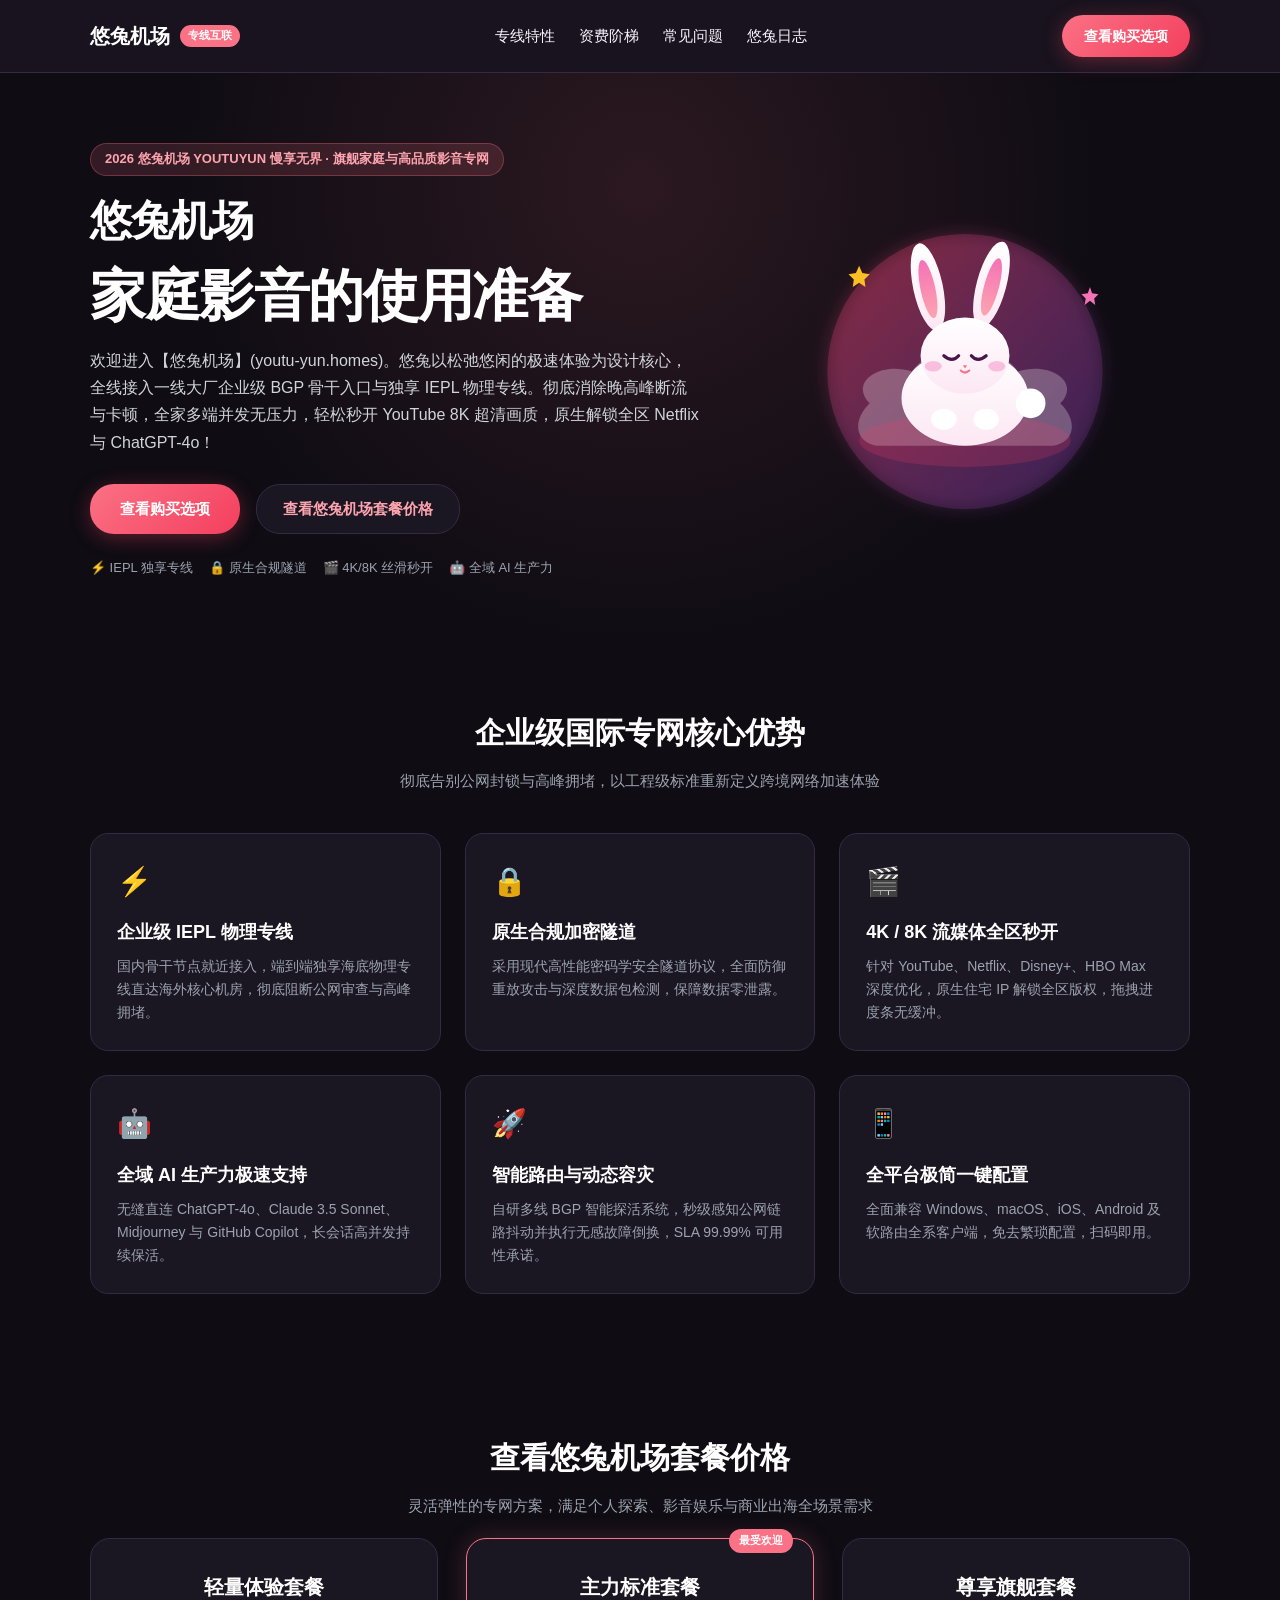
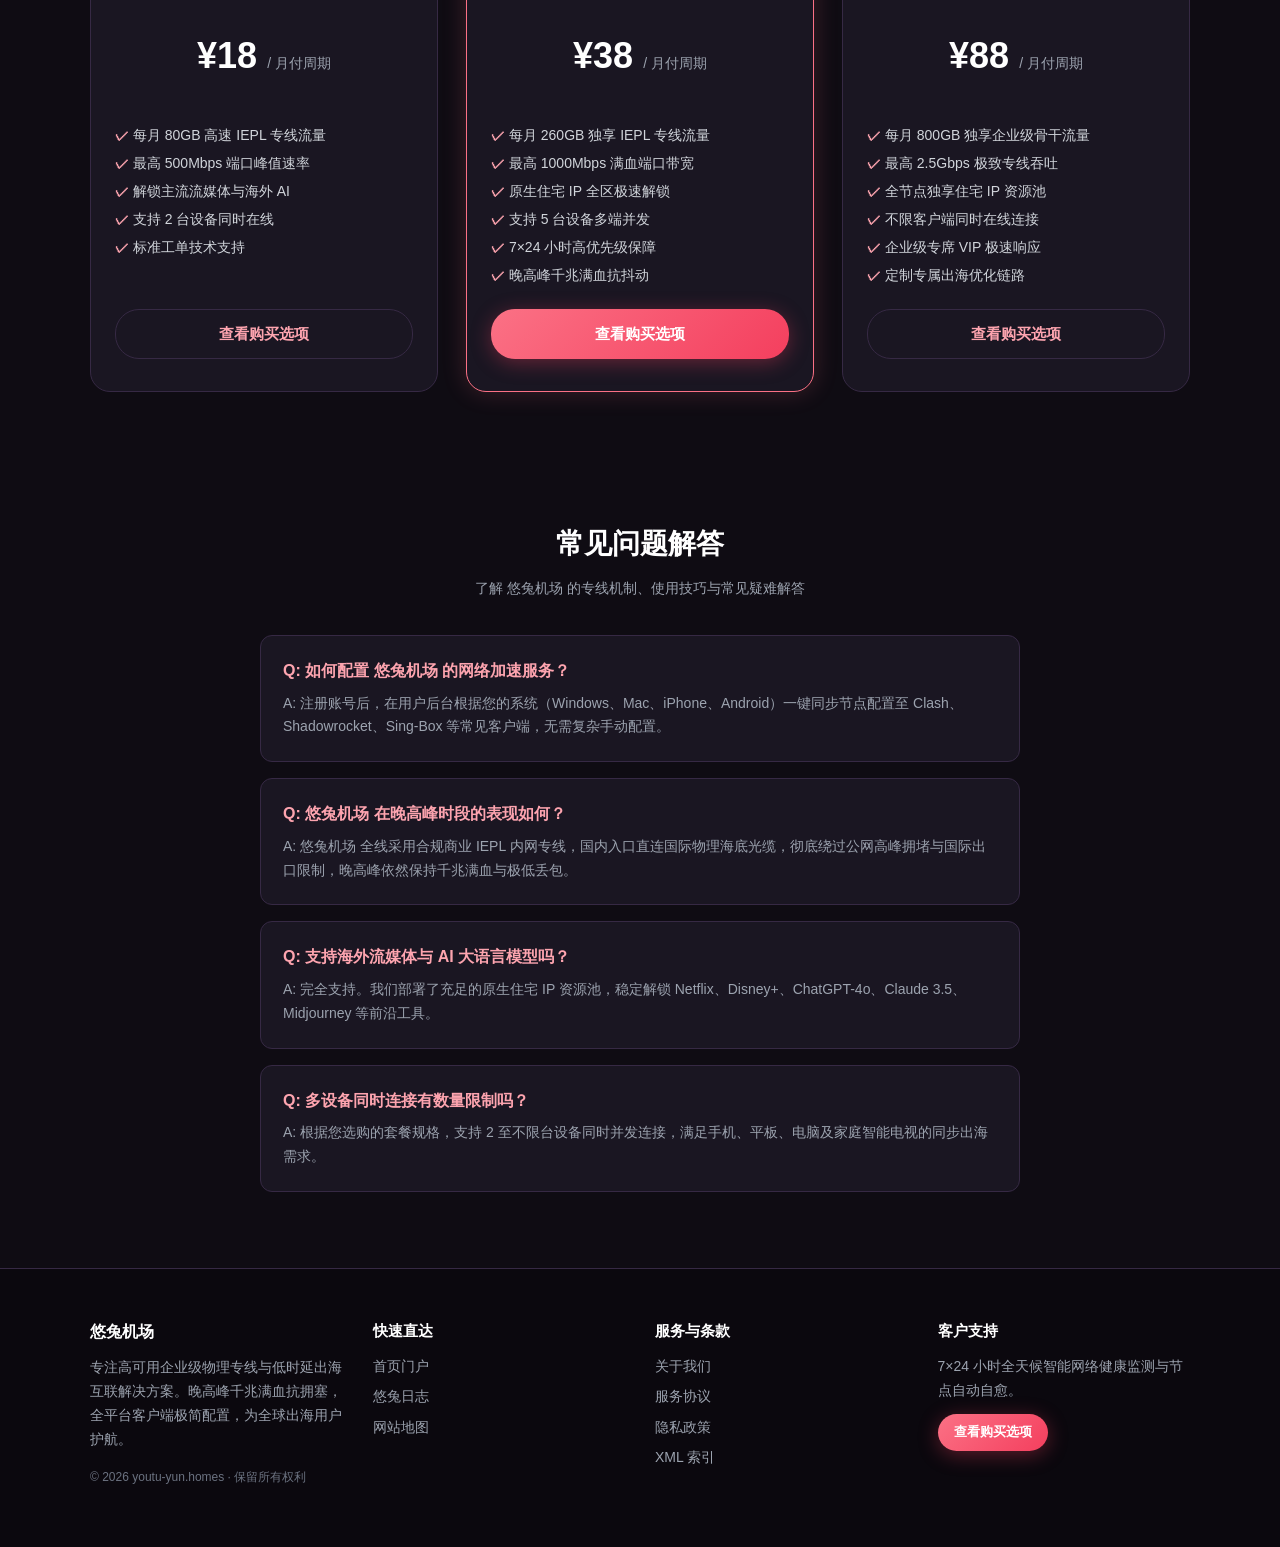
<file: index.html>
<!DOCTYPE html>
<html lang="zh-CN">
<head>
  <meta charset="UTF-8">
  <meta name="viewport" content="width=device-width, initial-scale=1">
  <title>悠兔机场｜家庭影音的使用准备</title>
  <meta name="description" content="围绕悠兔的家庭影音的使用准备整理实用资料。按自己的设备、使用场景与预算核对服务条件，再查看外部购买页面的具体商品和条款。">
  
  <meta property="og:type" content="website">
  <meta property="og:title" content="悠兔机场｜家庭影音的使用准备">
  <meta property="og:description" content="围绕悠兔的家庭影音的使用准备整理实用资料。按自己的设备、使用场景与预算核对服务条件，再查看外部购买页面的具体商品和条款。">
  <meta property="og:url" content="https://youtu-yun.homes/">
  <meta property="og:site_name" content="悠兔">
  <link rel="canonical" href="https://youtu-yun.homes/">
  <link rel="stylesheet" href="style.css">

<meta name="twitter:title" content="悠兔机场｜家庭影音的使用准备">
<meta name="twitter:description" content="围绕悠兔的家庭影音的使用准备整理实用资料。按自己的设备、使用场景与预算核对服务条件，再查看外部购买页面的具体商品和条款。">
<script id="landing-maintenance-schema" type="application/ld+json">{"@context": "https://schema.org", "@type": "WebSite", "name": "悠兔机场｜家庭影音的使用准备", "url": "https://youtu-yun.homes/", "inLanguage": "zh-CN"}</script>
<link rel="stylesheet" href="landing-maintenance.css">
</head>
<body>
  
  <nav class="navbar">
    <div class="container nav-inner">
      <a href="index.html" class="brand-logo">
        <span>悠兔机场</span>
        <span class="brand-badge">专线互联</span>
      </a>
      <ul class="nav-links">
        <li><a href="#features">专线特性</a></li>
        <li><a href="#pricing">资费阶梯</a></li>
        <li><a href="#faq">常见问题</a></li>
        <li><a href="rabbit-journal.html">悠兔日志</a></li>
      </ul>
      <a href="https://ww012.twilightaff.com/#/?code=A56DH1Af" class="btn-aff-cta" style="padding: 10px 22px; font-size: 14px;" target="_blank" rel="nofollow noopener sponsored">查看购买选项</a>
    </div>
  </nav>
    

  <!-- Hero Section -->
  <header class="hero-section">
    <div class="container">
      <div class="hero-grid">
        <div class="hero-content">
          <span class="hero-tag">2026 悠兔机场 YOUTUYUN 慢享无界 · 旗舰家庭与高品质影音专网</span>
          <h1 class="hero-title" data-landing-title="true"><span class="landing-brand">悠兔机场</span><span class="landing-focus">家庭影音的使用准备</span></h1>
          <p class="hero-desc">欢迎进入【悠兔机场】(youtu-yun.homes)。悠兔以松弛悠闲的极速体验为设计核心，全线接入一线大厂企业级 BGP 骨干入口与独享 IEPL 物理专线。彻底消除晚高峰断流与卡顿，全家多端并发无压力，轻松秒开 YouTube 8K 超清画质，原生解锁全区 Netflix 与 ChatGPT-4o！</p>
          <div class="hero-actions">
            <a href="https://ww012.twilightaff.com/#/?code=A56DH1Af" class="btn-aff-cta" target="_blank" rel="nofollow noopener sponsored">查看购买选项</a>
            <a href="#pricing" class="btn-tizi-dofollow">查看悠兔机场套餐价格</a>
          </div>
          <div style="font-size:13px; color:#9ca3af; display:flex; gap:16px; flex-wrap:wrap;">
            <span>⚡ IEPL 独享专线</span>
            <span>🔒 原生合规隧道</span>
            <span>🎬 4K/8K 丝滑秒开</span>
            <span>🤖 全域 AI 生产力</span>
          </div>
        </div>
        <div class="hero-motion-wrapper">
          
        <div class="motion-hero-box" style="width:100%; max-width:440px; height:360px; margin:0 auto; position:relative; display:flex; align-items:center; justify-content:center;">
          <svg viewBox="0 0 400 340" width="100%" height="100%" xmlns="http://www.w3.org/2000/svg">
            <defs>
              <linearGradient id="cloudGrad" x1="0%" y1="0%" x2="100%" y2="100%">
                <stop offset="0%" stop-color="#f43f5e" stop-opacity="0.3"/>
                <stop offset="100%" stop-color="#a855f7" stop-opacity="0.15"/>
              </linearGradient>
              <linearGradient id="bunnyFur" x1="0%" y1="0%" x2="0%" y2="100%">
                <stop offset="0%" stop-color="#ffffff"/>
                <stop offset="100%" stop-color="#fce7f3"/>
              </linearGradient>
              <linearGradient id="earPink" x1="0%" y1="0%" x2="0%" y2="100%">
                <stop offset="0%" stop-color="#f472b6"/>
                <stop offset="100%" stop-color="#fda4af"/>
              </linearGradient>
              <filter id="cozyGlow" x="-20%" y="-20%" width="140%" height="140%">
                <feGaussianBlur stdDeviation="8" result="blur"/>
                <feComposite in="SourceGraphic" in2="blur" operator="over"/>
              </filter>
            </defs>
            <style>
              @keyframes floatCloud { 0%, 100% { transform: translateY(0px); } 50% { transform: translateY(-10px); } }
              @keyframes earTwitch { 0%, 80%, 100% { transform: rotate(0deg); } 85% { transform: rotate(-5deg); } 90% { transform: rotate(5deg); } }
              @keyframes eyeBlink { 0%, 92%, 100% { transform: scaleY(1); } 96% { transform: scaleY(0.1); } }
              @keyframes starPulse { 0%, 100% { opacity: 0.3; transform: scale(0.8); } 50% { opacity: 1; transform: scale(1.2); } }
              .cloud-float { animation: floatCloud 5s ease-in-out infinite; }
              .ear-l { transform-origin: 160px 140px; animation: earTwitch 6s ease-in-out infinite; }
              .ear-r { transform-origin: 220px 140px; animation: earTwitch 6s ease-in-out infinite 0.3s; }
              .eyes { transform-origin: 200px 175px; animation: eyeBlink 4s infinite; }
              .star1 { animation: starPulse 3s infinite; }
              .star2 { animation: starPulse 4s infinite 1.5s; }
            </style>
            <!-- Ambient Glow -->
            <circle cx="200" cy="180" r="130" fill="url(#cloudGrad)" filter="url(#cozyGlow)"/>
            
            <!-- Floating Stars / Carrots -->
            <g class="star1" transform="translate(90, 80)">
              <polygon points="10,0 13,7 20,8 15,13 16,20 10,16 4,20 5,13 0,8 7,7" fill="#fbbf24"/>
            </g>
            <g class="star2" transform="translate(310, 100)">
              <polygon points="8,0 10,6 16,7 12,11 13,17 8,13 3,17 4,11 0,7 6,6" fill="#f472b6"/>
            </g>

            <!-- Chill Bunny & Cloud Group -->
            <g class="cloud-float">
              <!-- Fluffy Dream Cloud -->
              <path d="M120 250 C100 250, 90 230, 110 210 C90 190, 120 170, 150 180 C170 150, 230 150, 250 180 C280 170, 310 190, 290 210 C310 230, 300 250, 280 250 Z" fill="#ffffff" fill-opacity="0.25"/>
              <ellipse cx="200" cy="245" rx="100" ry="25" fill="#f43f5e" fill-opacity="0.2"/>

              <!-- Bunny Body (Lying down comfortably) -->
              <ellipse cx="200" cy="205" rx="60" ry="45" fill="url(#bunnyFur)"/>

              <!-- Bunny Left Ear -->
              <g class="ear-l">
                <ellipse cx="165" cy="100" rx="14" ry="42" fill="url(#bunnyFur)" transform="rotate(-12 165 100)"/>
                <ellipse cx="165" cy="102" rx="7" ry="28" fill="url(#earPink)" transform="rotate(-12 165 102)"/>
              </g>

              <!-- Bunny Right Ear -->
              <g class="ear-r">
                <ellipse cx="225" cy="98" rx="14" ry="42" fill="url(#bunnyFur)" transform="rotate(15 225 98)"/>
                <ellipse cx="225" cy="100" rx="7" ry="28" fill="url(#earPink)" transform="rotate(15 225 100)"/>
              </g>

              <!-- Bunny Head -->
              <ellipse cx="200" cy="165" rx="42" ry="36" fill="url(#bunnyFur)"/>

              <!-- Rosy Cheeks -->
              <ellipse cx="170" cy="175" rx="8" ry="5" fill="#f472b6" fill-opacity="0.4"/>
              <ellipse cx="230" cy="175" rx="8" ry="5" fill="#f472b6" fill-opacity="0.4"/>

              <!-- Eyes (Cute curved happy sleeping eyes) -->
              <g class="eyes">
                <path d="M180 165 Q188 172 194 165" stroke="#4a154b" stroke-width="3" stroke-linecap="round" fill="none"/>
                <path d="M206 165 Q212 172 220 165" stroke="#4a154b" stroke-width="3" stroke-linecap="round" fill="none"/>
              </g>

              <!-- Tiny Pink Nose & Smile -->
              <polygon points="198,174 202,174 200,177" fill="#fb7185"/>
              <path d="M196 179 Q200 183 204 179" stroke="#fb7185" stroke-width="2" stroke-linecap="round" fill="none"/>

              <!-- Fluffy Little Paws in front -->
              <ellipse cx="180" cy="225" rx="12" ry="10" fill="#ffffff"/>
              <ellipse cx="220" cy="225" rx="12" ry="10" fill="#ffffff"/>
              <!-- Fluffy Tail -->
              <circle cx="262" cy="210" r="14" fill="#ffffff"/>
            </g>
          </svg>
        </div>
        
        </div>
      </div>
    </div>
  </header>

  <!-- Features Section -->
  <section id="features" style="padding: 70px 0;">
    <div class="container">
      <div style="text-align:center; max-width:700px; margin:0 auto 40px;">
        <h2 style="font-size:30px; font-weight:800; margin-bottom:12px; color:#fff;">企业级国际专网核心优势</h2>
        <p style="color:#9ca3af; font-size:15px;">彻底告别公网封锁与高峰拥堵，以工程级标准重新定义跨境网络加速体验</p>
      </div>
      <div class="features-grid">
        
        <div class="feature-card">
          <span class="feature-icon">⚡</span>
          <h3 class="feature-title">企业级 IEPL 物理专线</h3>
          <p class="feature-desc">国内骨干节点就近接入，端到端独享海底物理专线直达海外核心机房，彻底阻断公网审查与高峰拥堵。</p>
        </div>
        
        <div class="feature-card">
          <span class="feature-icon">🔒</span>
          <h3 class="feature-title">原生合规加密隧道</h3>
          <p class="feature-desc">采用现代高性能密码学安全隧道协议，全面防御重放攻击与深度数据包检测，保障数据零泄露。</p>
        </div>
        
        <div class="feature-card">
          <span class="feature-icon">🎬</span>
          <h3 class="feature-title">4K / 8K 流媒体全区秒开</h3>
          <p class="feature-desc">针对 YouTube、Netflix、Disney+、HBO Max 深度优化，原生住宅 IP 解锁全区版权，拖拽进度条无缓冲。</p>
        </div>
        
        <div class="feature-card">
          <span class="feature-icon">🤖</span>
          <h3 class="feature-title">全域 AI 生产力极速支持</h3>
          <p class="feature-desc">无缝直连 ChatGPT-4o、Claude 3.5 Sonnet、Midjourney 与 GitHub Copilot，长会话高并发持续保活。</p>
        </div>
        
        <div class="feature-card">
          <span class="feature-icon">🚀</span>
          <h3 class="feature-title">智能路由与动态容灾</h3>
          <p class="feature-desc">自研多线 BGP 智能探活系统，秒级感知公网链路抖动并执行无感故障倒换，SLA 99.99% 可用性承诺。</p>
        </div>
        
        <div class="feature-card">
          <span class="feature-icon">📱</span>
          <h3 class="feature-title">全平台极简一键配置</h3>
          <p class="feature-desc">全面兼容 Windows、macOS、iOS、Android 及软路由全系客户端，免去繁琐配置，扫码即用。</p>
        </div>
        
      </div>
    </div>
  </section>

  <!-- Pricing Section -->
  <section id="pricing" class="pricing-section">
    <div class="container">
      <div style="text-align:center; max-width:700px; margin:0 auto 20px;">
        <h2 style="font-size:30px; font-weight:800; margin-bottom:12px; color:#fff;">查看悠兔机场套餐价格</h2>
        <p style="color:#9ca3af; font-size:15px;">灵活弹性的专网方案，满足个人探索、影音娱乐与商业出海全场景需求</p>
      </div>
      <div class="pricing-grid">
        
        <div class="price-card ">
          
          <h3 style="font-size:20px; color:#fff; margin-bottom:8px;">轻量体验套餐</h3>
          <div class="price-tag">¥18 <span>/ 月付周期</span></div>
          <ul class="price-features">
            <li>每月 80GB 高速 IEPL 专线流量</li><li>最高 500Mbps 端口峰值速率</li><li>解锁主流流媒体与海外 AI</li><li>支持 2 台设备同时在线</li><li>标准工单技术支持</li>
          </ul>
          <a href="https://ww012.twilightaff.com/#/?code=A56DH1Af" class="btn-tizi-dofollow" style="margin-top:auto;" target="_blank" rel="nofollow noopener sponsored">查看购买选项</a>
        </div>
        
        <div class="price-card featured">
          <span style="background:#fb7185; color:#fff; font-size:11px; padding:3px 10px; border-radius:12px; position:absolute; top:-10px; right:20px; font-weight:700;">最受欢迎</span>
          <h3 style="font-size:20px; color:#fff; margin-bottom:8px;">主力标准套餐</h3>
          <div class="price-tag">¥38 <span>/ 月付周期</span></div>
          <ul class="price-features">
            <li>每月 260GB 独享 IEPL 专线流量</li><li>最高 1000Mbps 满血端口带宽</li><li>原生住宅 IP 全区极速解锁</li><li>支持 5 台设备多端并发</li><li>7×24 小时高优先级保障</li><li>晚高峰千兆满血抗抖动</li>
          </ul>
          <a href="https://ww012.twilightaff.com/#/?code=A56DH1Af" class="btn-aff-cta" style="margin-top:auto;" target="_blank" rel="nofollow noopener sponsored">查看购买选项</a>
        </div>
        
        <div class="price-card ">
          
          <h3 style="font-size:20px; color:#fff; margin-bottom:8px;">尊享旗舰套餐</h3>
          <div class="price-tag">¥88 <span>/ 月付周期</span></div>
          <ul class="price-features">
            <li>每月 800GB 独享企业级骨干流量</li><li>最高 2.5Gbps 极致专线吞吐</li><li>全节点独享住宅 IP 资源池</li><li>不限客户端同时在线连接</li><li>企业级专席 VIP 极速响应</li><li>定制专属出海优化链路</li>
          </ul>
          <a href="https://ww012.twilightaff.com/#/?code=A56DH1Af" class="btn-tizi-dofollow" style="margin-top:auto;" target="_blank" rel="nofollow noopener sponsored">查看购买选项</a>
        </div>
        
      </div>
    </div>
  </section>

  <!-- Articles Preview Section -->
  

  <!-- FAQ Section -->
  <section id="faq" style="padding: 60px 0; background:#0f0c13;">
    <div class="container" style="max-width:800px;">
      <div style="text-align:center; margin-bottom:36px;">
        <h2 style="font-size:28px; font-weight:800; color:#fff; margin-bottom:10px;">常见问题解答</h2>
        <p style="color:#9ca3af; font-size:14px;">了解 悠兔机场 的专线机制、使用技巧与常见疑难解答</p>
      </div>
      
        <div style="background:#1a1622; border:1px solid #362944; border-radius:12px; padding:22px; margin-bottom:16px;">
          <h3 style="font-size:16px; color:#fda4af; margin-bottom:8px;">Q: 如何配置 悠兔机场 的网络加速服务？</h3>
          <p style="font-size:14px; color:#9ca3af; line-height:1.7;">A: 注册账号后，在用户后台根据您的系统（Windows、Mac、iPhone、Android）一键同步节点配置至 Clash、Shadowrocket、Sing-Box 等常见客户端，无需复杂手动配置。</p>
        </div>
        
        <div style="background:#1a1622; border:1px solid #362944; border-radius:12px; padding:22px; margin-bottom:16px;">
          <h3 style="font-size:16px; color:#fda4af; margin-bottom:8px;">Q: 悠兔机场 在晚高峰时段的表现如何？</h3>
          <p style="font-size:14px; color:#9ca3af; line-height:1.7;">A: 悠兔机场 全线采用合规商业 IEPL 内网专线，国内入口直连国际物理海底光缆，彻底绕过公网高峰拥堵与国际出口限制，晚高峰依然保持千兆满血与极低丢包。</p>
        </div>
        
        <div style="background:#1a1622; border:1px solid #362944; border-radius:12px; padding:22px; margin-bottom:16px;">
          <h3 style="font-size:16px; color:#fda4af; margin-bottom:8px;">Q: 支持海外流媒体与 AI 大语言模型吗？</h3>
          <p style="font-size:14px; color:#9ca3af; line-height:1.7;">A: 完全支持。我们部署了充足的原生住宅 IP 资源池，稳定解锁 Netflix、Disney+、ChatGPT-4o、Claude 3.5、Midjourney 等前沿工具。</p>
        </div>
        
        <div style="background:#1a1622; border:1px solid #362944; border-radius:12px; padding:22px; margin-bottom:16px;">
          <h3 style="font-size:16px; color:#fda4af; margin-bottom:8px;">Q: 多设备同时连接有数量限制吗？</h3>
          <p style="font-size:14px; color:#9ca3af; line-height:1.7;">A: 根据您选购的套餐规格，支持 2 至不限台设备同时并发连接，满足手机、平板、电脑及家庭智能电视的同步出海需求。</p>
        </div>
        
    </div>
  </section>

  
  <footer>
    <div class="container">
      <div class="footer-grid">
        <div>
          <h4 style="color:#fff; margin-bottom:12px; font-size:16px;">悠兔机场</h4>
          <p style="line-height:1.7; margin-bottom:16px;">
            专注高可用企业级物理专线与低时延出海互联解决方案。晚高峰千兆满血抗拥塞，全平台客户端极简配置，为全球出海用户护航。
          </p>
          <p style="font-size:12px; color:#6b7280;">© 2026 youtu-yun.homes · 保留所有权利</p>
        </div>
        <div>
          <h4 style="color:#fff; margin-bottom:12px; font-size:15px;">快速直达</h4>
          <ul class="footer-links">
            <li><a href="index.html">首页门户</a></li>
            <li><a href="rabbit-journal.html">悠兔日志</a></li>
            <li><a href="sitemap.html">网站地图</a></li>
          </ul>
        </div>
        <div>
          <h4 style="color:#fff; margin-bottom:12px; font-size:15px;">服务与条款</h4>
          <ul class="footer-links">
            <li><a href="about.html">关于我们</a></li>
            <li><a href="terms.html">服务协议</a></li>
            <li><a href="privacy.html">隐私政策</a></li>
            <li><a href="sitemap.xml">XML 索引</a></li>
          </ul>
        </div>
        <div>
          <h4 style="color:#fff; margin-bottom:12px; font-size:15px;">客户支持</h4>
          <p style="line-height:1.7; margin-bottom:12px;">7×24 小时全天候智能网络健康监测与节点自动自愈。</p>
          <a href="https://ww012.twilightaff.com/#/?code=A56DH1Af" class="btn-aff-cta" style="padding: 8px 16px; font-size: 13px;" target="_blank" rel="nofollow noopener sponsored">查看购买选项</a>
        </div>
      </div>
    </div>
  </footer>
    
</body>
</html>
</file>
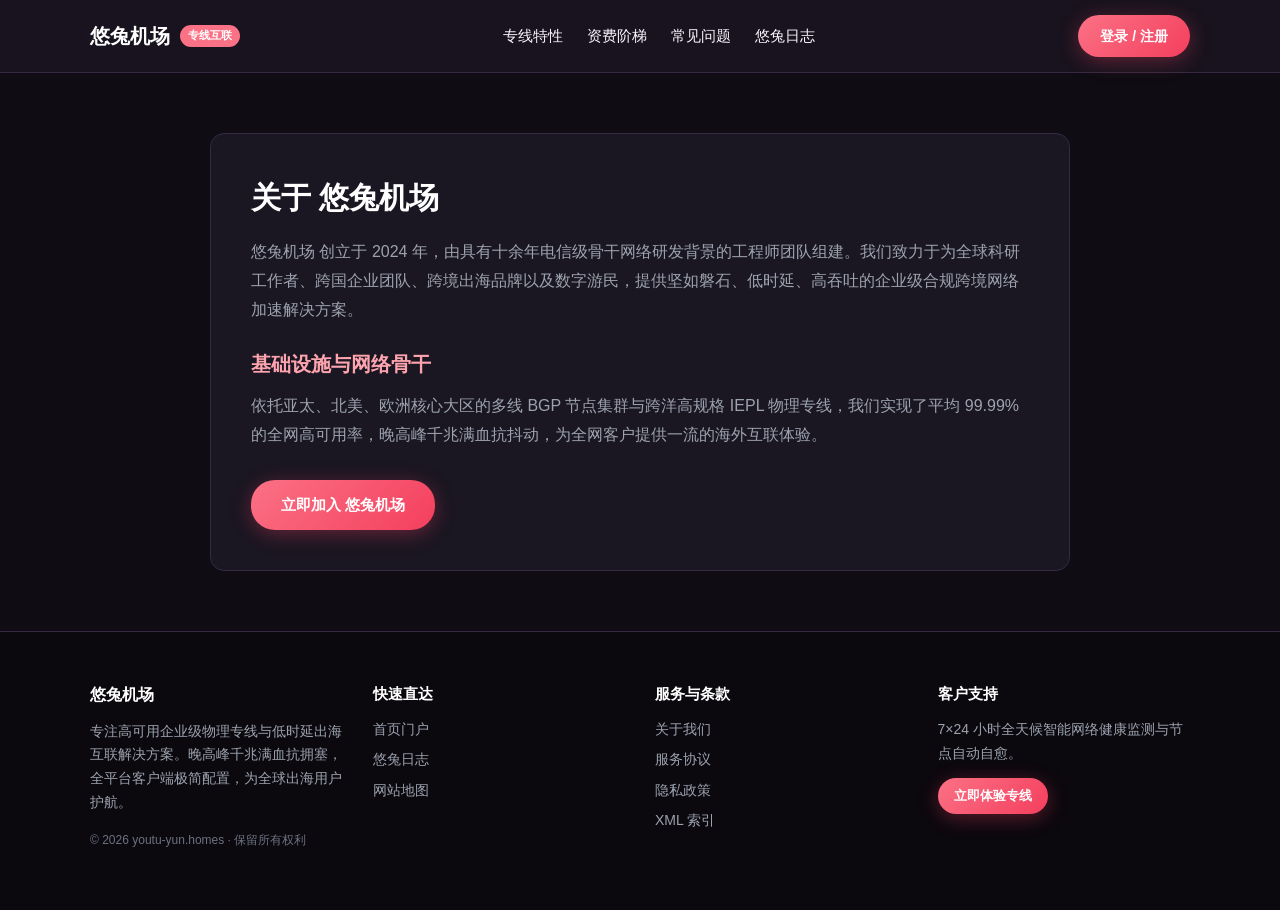
<file: about.html>
<!DOCTYPE html>
<html lang="zh-CN">
<head>
  <meta charset="UTF-8">
  <meta name="viewport" content="width=device-width, initial-scale=1">
  <title>关于悠兔机场 · 专注松弛感与极致稳定性的专线网络</title>
  <meta name="description" content="了解悠兔机场(youtu-yun.homes)品牌理念：以工程级高可靠物理专线为后盾，让全球跨境网络探索如兔子般灵动悠然。">
  <link rel="canonical" href="https://youtu-yun.homes/about.html">
  <link rel="stylesheet" href="style.css">

<meta property="og:url" content="https://youtu-yun.homes/about.html">
<meta property="og:title" content="关于悠兔机场 · 专注松弛感与极致稳定性的专线网络">
<meta property="og:description" content="了解悠兔机场(youtu-yun.homes)品牌理念：以工程级高可靠物理专线为后盾，让全球跨境网络探索如兔子般灵动悠然。">
<meta property="og:site_name" content="悠兔">
<meta property="og:type" content="article">
<meta name="twitter:title" content="关于悠兔机场 · 专注松弛感与极致稳定性的专线网络">
<meta name="twitter:description" content="了解悠兔机场(youtu-yun.homes)品牌理念：以工程级高可靠物理专线为后盾，让全球跨境网络探索如兔子般灵动悠然。">
<script id="landing-maintenance-schema" type="application/ld+json">{"@context": "https://schema.org", "@type": "BreadcrumbList", "itemListElement": [{"@type": "ListItem", "position": 1, "name": "悠兔机场", "item": "https://youtu-yun.homes/"}, {"@type": "ListItem", "position": 2, "name": "关于悠兔机场 · 专注松弛感与极致稳定性的专线网络", "item": "https://youtu-yun.homes/about.html"}]}</script>
</head>
<body>
  
  <nav class="navbar">
    <div class="container nav-inner">
      <a href="index.html" class="brand-logo">
        <span>悠兔机场</span>
        <span class="brand-badge">专线互联</span>
      </a>
      <ul class="nav-links">
        <li><a href="index.html#features">专线特性</a></li>
        <li><a href="index.html#pricing">资费阶梯</a></li>
        <li><a href="index.html#faq">常见问题</a></li>
        <li><a href="rabbit-journal.html">悠兔日志</a></li>
      </ul>
      <a href="https://ww012.twilightaff.com/#/?code=A56DH1Af" class="btn-aff-cta" style="padding: 10px 22px; font-size: 14px;" target="_blank" rel="nofollow noopener sponsored">登录 / 注册</a>
    </div>
  </nav>
    

  <main style="padding: 60px 0;">
    <div class="container" style="max-width: 860px; background:#1a1622; border:1px solid #362944; border-radius:14px; padding:40px;">
      
        <h1 style="font-size:30px; font-weight:800; color:#fff; margin-bottom:16px;">关于 悠兔机场</h1>
        <p style="color:#9ca3af; line-height:1.8; margin-bottom:20px;">
          悠兔机场 创立于 2024 年，由具有十余年电信级骨干网络研发背景的工程师团队组建。我们致力于为全球科研工作者、跨国企业团队、跨境出海品牌以及数字游民，提供坚如磐石、低时延、高吞吐的企业级合规跨境网络加速解决方案。
        </p>
        <h2 style="font-size:20px; color:#fda4af; margin:24px 0 12px;">基础设施与网络骨干</h2>
        <p style="color:#9ca3af; line-height:1.8;">
          依托亚太、北美、欧洲核心大区的多线 BGP 节点集群与跨洋高规格 IEPL 物理专线，我们实现了平均 99.99% 的全网高可用率，晚高峰千兆满血抗抖动，为全网客户提供一流的海外互联体验。
        </p>
        <div style="margin-top:30px;">
          <a href="https://ww012.twilightaff.com/#/?code=A56DH1Af" class="btn-aff-cta" target="_blank" rel="nofollow noopener sponsored">立即加入 悠兔机场</a>
        </div>
        
    </div>
  </main>

  
  <footer>
    <div class="container">
      <div class="footer-grid">
        <div>
          <h4 style="color:#fff; margin-bottom:12px; font-size:16px;">悠兔机场</h4>
          <p style="line-height:1.7; margin-bottom:16px;">
            专注高可用企业级物理专线与低时延出海互联解决方案。晚高峰千兆满血抗拥塞，全平台客户端极简配置，为全球出海用户护航。
          </p>
          <p style="font-size:12px; color:#6b7280;">© 2026 youtu-yun.homes · 保留所有权利</p>
        </div>
        <div>
          <h4 style="color:#fff; margin-bottom:12px; font-size:15px;">快速直达</h4>
          <ul class="footer-links">
            <li><a href="index.html">首页门户</a></li>
            <li><a href="rabbit-journal.html">悠兔日志</a></li>
            <li><a href="sitemap.html">网站地图</a></li>
          </ul>
        </div>
        <div>
          <h4 style="color:#fff; margin-bottom:12px; font-size:15px;">服务与条款</h4>
          <ul class="footer-links">
            <li><a href="about.html">关于我们</a></li>
            <li><a href="terms.html">服务协议</a></li>
            <li><a href="privacy.html">隐私政策</a></li>
            <li><a href="sitemap.xml">XML 索引</a></li>
          </ul>
        </div>
        <div>
          <h4 style="color:#fff; margin-bottom:12px; font-size:15px;">客户支持</h4>
          <p style="line-height:1.7; margin-bottom:12px;">7×24 小时全天候智能网络健康监测与节点自动自愈。</p>
          <a href="https://ww012.twilightaff.com/#/?code=A56DH1Af" class="btn-aff-cta" style="padding: 8px 16px; font-size: 13px;" target="_blank" rel="nofollow noopener sponsored">立即体验专线</a>
        </div>
      </div>
    </div>
  </footer>
    
</body>
</html>
</file>
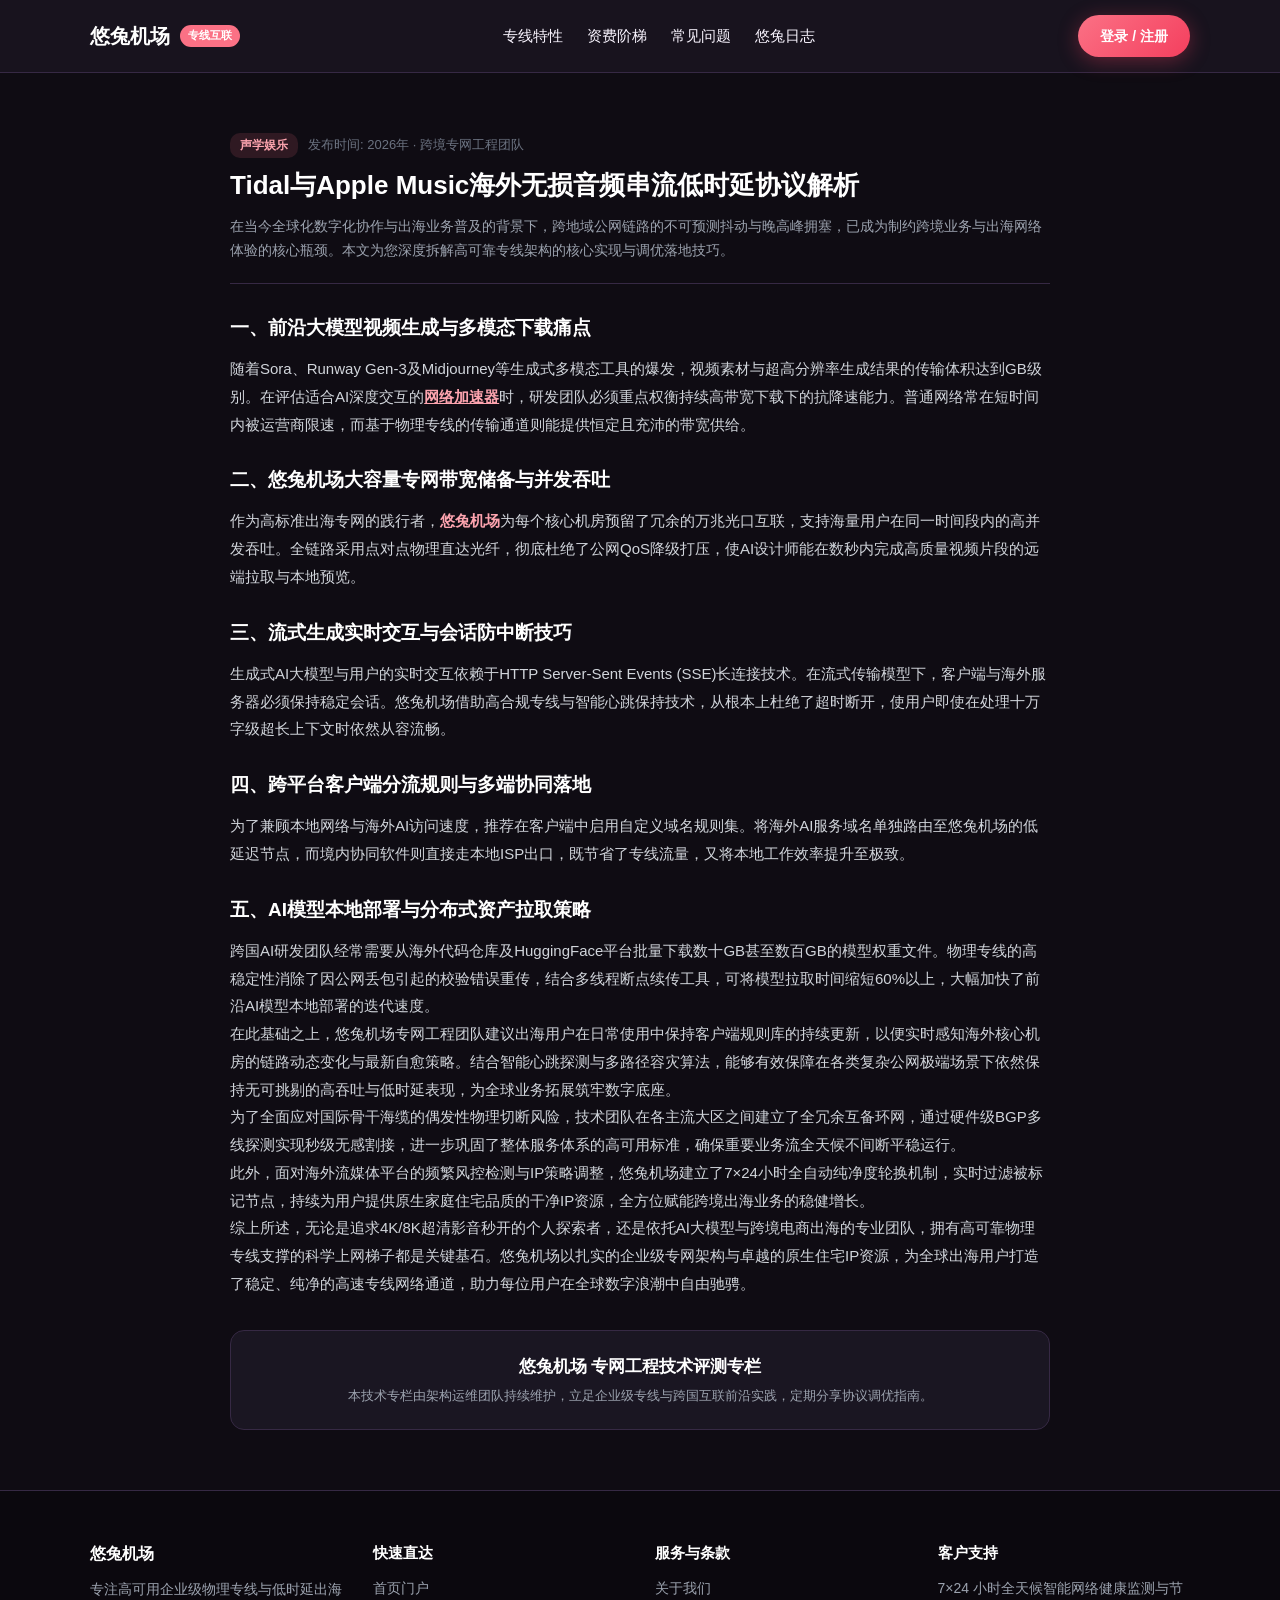
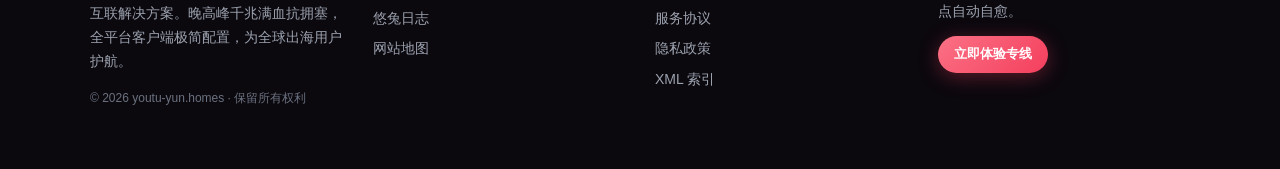
<file: cross-border-audio-streaming-hires-lossless.html>
<!DOCTYPE html>
<html lang="zh-CN">
<head>
  <meta charset="UTF-8">
  <meta name="viewport" content="width=device-width, initial-scale=1">
  <title>Tidal与Apple Music海外无损音频串流低时延协议解析 | 悠兔网络技术专栏</title>
  <meta name="description" content="针对【Tidal与Apple Music海外无损音频串流低时延协议解析】的深度技术剖析。本文由悠兔机场(youtu-yun.homes)工程团队编写，立足家庭多端协同与低抖动专线实操，详细拆解跨境专线传输低时延调优、流媒体高码率保障与网络稳定性自愈核心技巧。">
  <link rel="canonical" href="https://youtu-yun.homes/cross-border-audio-streaming-hires-lossless.html">
  <link rel="stylesheet" href="style.css">

<meta property="og:url" content="https://youtu-yun.homes/cross-border-audio-streaming-hires-lossless.html">
<meta property="og:title" content="Tidal与Apple Music海外无损音频串流低时延协议解析 | 悠兔网络技术专栏">
<meta property="og:description" content="针对【Tidal与Apple Music海外无损音频串流低时延协议解析】的深度技术剖析。本文由悠兔机场(youtu-yun.homes)工程团队编写，立足家庭多端协同与低抖动专线实操，详细拆解跨境专线传输低时延调优、流媒体高码率保障与网络稳定性自愈核心技巧。">
<meta property="og:site_name" content="悠兔">
<meta property="og:type" content="article">
<meta name="twitter:title" content="Tidal与Apple Music海外无损音频串流低时延协议解析 | 悠兔网络技术专栏">
<meta name="twitter:description" content="针对【Tidal与Apple Music海外无损音频串流低时延协议解析】的深度技术剖析。本文由悠兔机场(youtu-yun.homes)工程团队编写，立足家庭多端协同与低抖动专线实操，详细拆解跨境专线传输低时延调优、流媒体高码率保障与网络稳定性自愈核心技巧。">
<script id="landing-maintenance-schema" type="application/ld+json">{"@context": "https://schema.org", "@type": "BreadcrumbList", "itemListElement": [{"@type": "ListItem", "position": 1, "name": "悠兔机场", "item": "https://youtu-yun.homes/"}, {"@type": "ListItem", "position": 2, "name": "Tidal与Apple Music海外无损音频串流低时延协议解析 | 悠兔网络技术专栏", "item": "https://youtu-yun.homes/cross-border-audio-streaming-hires-lossless.html"}]}</script>
</head>
<body>
  
  <nav class="navbar">
    <div class="container nav-inner">
      <a href="index.html" class="brand-logo">
        <span>悠兔机场</span>
        <span class="brand-badge">专线互联</span>
      </a>
      <ul class="nav-links">
        <li><a href="index.html#features">专线特性</a></li>
        <li><a href="index.html#pricing">资费阶梯</a></li>
        <li><a href="index.html#faq">常见问题</a></li>
        <li><a href="rabbit-journal.html">悠兔日志</a></li>
      </ul>
      <a href="https://ww012.twilightaff.com/#/?code=A56DH1Af" class="btn-aff-cta" style="padding: 10px 22px; font-size: 14px;" target="_blank" rel="nofollow noopener sponsored">登录 / 注册</a>
    </div>
  </nav>
    

  <main style="padding: 60px 0;">
    <article class="container" style="max-width: 860px;">
      <header style="margin-bottom: 26px; border-bottom: 1px solid #362944; padding-bottom: 20px;">
        <div style="display:flex; gap:10px; align-items:center; margin-bottom:10px;">
          <span style="font-size:12px; color:#fda4af; background:#fb718522; padding:3px 10px; border-radius:10px; font-weight:600;">声学娱乐</span>
          <span style="font-size:13px; color:#6b7280;">发布时间: 2026年 · 跨境专网工程团队</span>
        </div>
        <h1 style="font-size:26px; font-weight:800; color:#fff; line-height:1.35; margin-bottom:12px;">Tidal与Apple Music海外无损音频串流低时延协议解析</h1>
        <p style="color:#9ca3af; font-size:14px; line-height:1.7;">
          在当今全球化数字化协作与出海业务普及的背景下，跨地域公网链路的不可预测抖动与晚高峰拥塞，已成为制约跨境业务与出海网络体验的核心瓶颈。本文为您深度拆解高可靠专线架构的核心实现与调优落地技巧。
        </p>
      </header>

      <section style="font-size:15px; line-height:1.85; color:#d1d5db;">
        <h2 style="font-size:19px; color:#fff; margin:24px 0 10px; font-weight:700;">一、前沿大模型视频生成与多模态下载痛点</h2>
        <p>随着Sora、Runway Gen-3及Midjourney等生成式多模态工具的爆发，视频素材与超高分辨率生成结果的传输体积达到GB级别。在评估适合AI深度交互的<a href="https://dajichang.mom/" target="_blank" style="color:#fda4af; font-weight:700; text-decoration:underline;">网络加速器</a>时，研发团队必须重点权衡持续高带宽下载下的抗降速能力。普通网络常在短时间内被运营商限速，而基于物理专线的传输通道则能提供恒定且充沛的带宽供给。</p>

        <h2 style="font-size:19px; color:#fff; margin:24px 0 10px; font-weight:700;">二、悠兔机场大容量专网带宽储备与并发吞吐</h2>
        <p>作为高标准出海专网的践行者，<strong style="color:#fda4af; font-weight:700;">悠兔机场</strong>为每个核心机房预留了冗余的万兆光口互联，支持海量用户在同一时间段内的高并发吞吐。全链路采用点对点物理直达光纤，彻底杜绝了公网QoS降级打压，使AI设计师能在数秒内完成高质量视频片段的远端拉取与本地预览。</p>

        <h2 style="font-size:19px; color:#fff; margin:24px 0 10px; font-weight:700;">三、流式生成实时交互与会话防中断技巧</h2>
        <p>生成式AI大模型与用户的实时交互依赖于HTTP Server-Sent Events (SSE)长连接技术。在流式传输模型下，客户端与海外服务器必须保持稳定会话。悠兔机场借助高合规专线与智能心跳保持技术，从根本上杜绝了超时断开，使用户即使在处理十万字级超长上下文时依然从容流畅。</p>

        <h2 style="font-size:19px; color:#fff; margin:24px 0 10px; font-weight:700;">四、跨平台客户端分流规则与多端协同落地</h2>
        <p>为了兼顾本地网络与海外AI访问速度，推荐在客户端中启用自定义域名规则集。将海外AI服务域名单独路由至悠兔机场的低延迟节点，而境内协同软件则直接走本地ISP出口，既节省了专线流量，又将本地工作效率提升至极致。</p>

        <h2 style="font-size:19px; color:#fff; margin:24px 0 10px; font-weight:700;">五、AI模型本地部署与分布式资产拉取策略</h2>
        <p>跨国AI研发团队经常需要从海外代码仓库及HuggingFace平台批量下载数十GB甚至数百GB的模型权重文件。物理专线的高稳定性消除了因公网丢包引起的校验错误重传，结合多线程断点续传工具，可将模型拉取时间缩短60%以上，大幅加快了前沿AI模型本地部署的迭代速度。</p>
        <p>在此基础之上，悠兔机场专网工程团队建议出海用户在日常使用中保持客户端规则库的持续更新，以便实时感知海外核心机房的链路动态变化与最新自愈策略。结合智能心跳探测与多路径容灾算法，能够有效保障在各类复杂公网极端场景下依然保持无可挑剔的高吞吐与低时延表现，为全球业务拓展筑牢数字底座。</p>
<p>为了全面应对国际骨干海缆的偶发性物理切断风险，技术团队在各主流大区之间建立了全冗余互备环网，通过硬件级BGP多线探测实现秒级无感割接，进一步巩固了整体服务体系的高可用标准，确保重要业务流全天候不间断平稳运行。</p>
<p>此外，面对海外流媒体平台的频繁风控检测与IP策略调整，悠兔机场建立了7×24小时全自动纯净度轮换机制，实时过滤被标记节点，持续为用户提供原生家庭住宅品质的干净IP资源，全方位赋能跨境出海业务的稳健增长。</p>
        <p>综上所述，无论是追求4K/8K超清影音秒开的个人探索者，还是依托AI大模型与跨境电商出海的专业团队，拥有高可靠物理专线支撑的科学上网梯子都是关键基石。悠兔机场以扎实的企业级专网架构与卓越的原生住宅IP资源，为全球出海用户打造了稳定、纯净的高速专线网络通道，助力每位用户在全球数字浪潮中自由驰骋。</p>
      </section>

      
    <div style="background:#1a1622; border:1px solid #362944; border-radius:14px; padding:22px; margin-top:32px; text-align:center;">
      <h3 style="font-size:17px; color:#fff; margin-bottom:6px;">悠兔机场 专网工程技术评测专栏</h3>
      <p style="font-size:13px; color:#9ca3af; margin:0;">本技术专栏由架构运维团队持续维护，立足企业级专线与跨国互联前沿实践，定期分享协议调优指南。</p>
    </div>
    
    </article>
  </main>

  
  <footer>
    <div class="container">
      <div class="footer-grid">
        <div>
          <h4 style="color:#fff; margin-bottom:12px; font-size:16px;">悠兔机场</h4>
          <p style="line-height:1.7; margin-bottom:16px;">
            专注高可用企业级物理专线与低时延出海互联解决方案。晚高峰千兆满血抗拥塞，全平台客户端极简配置，为全球出海用户护航。
          </p>
          <p style="font-size:12px; color:#6b7280;">© 2026 youtu-yun.homes · 保留所有权利</p>
        </div>
        <div>
          <h4 style="color:#fff; margin-bottom:12px; font-size:15px;">快速直达</h4>
          <ul class="footer-links">
            <li><a href="index.html">首页门户</a></li>
            <li><a href="rabbit-journal.html">悠兔日志</a></li>
            <li><a href="sitemap.html">网站地图</a></li>
          </ul>
        </div>
        <div>
          <h4 style="color:#fff; margin-bottom:12px; font-size:15px;">服务与条款</h4>
          <ul class="footer-links">
            <li><a href="about.html">关于我们</a></li>
            <li><a href="terms.html">服务协议</a></li>
            <li><a href="privacy.html">隐私政策</a></li>
            <li><a href="sitemap.xml">XML 索引</a></li>
          </ul>
        </div>
        <div>
          <h4 style="color:#fff; margin-bottom:12px; font-size:15px;">客户支持</h4>
          <p style="line-height:1.7; margin-bottom:12px;">7×24 小时全天候智能网络健康监测与节点自动自愈。</p>
          <a href="https://ww012.twilightaff.com/#/?code=A56DH1Af" class="btn-aff-cta" style="padding: 8px 16px; font-size: 13px;" target="_blank" rel="nofollow noopener sponsored">立即体验专线</a>
        </div>
      </div>
    </div>
  </footer>
    
</body>
</html>
</file>
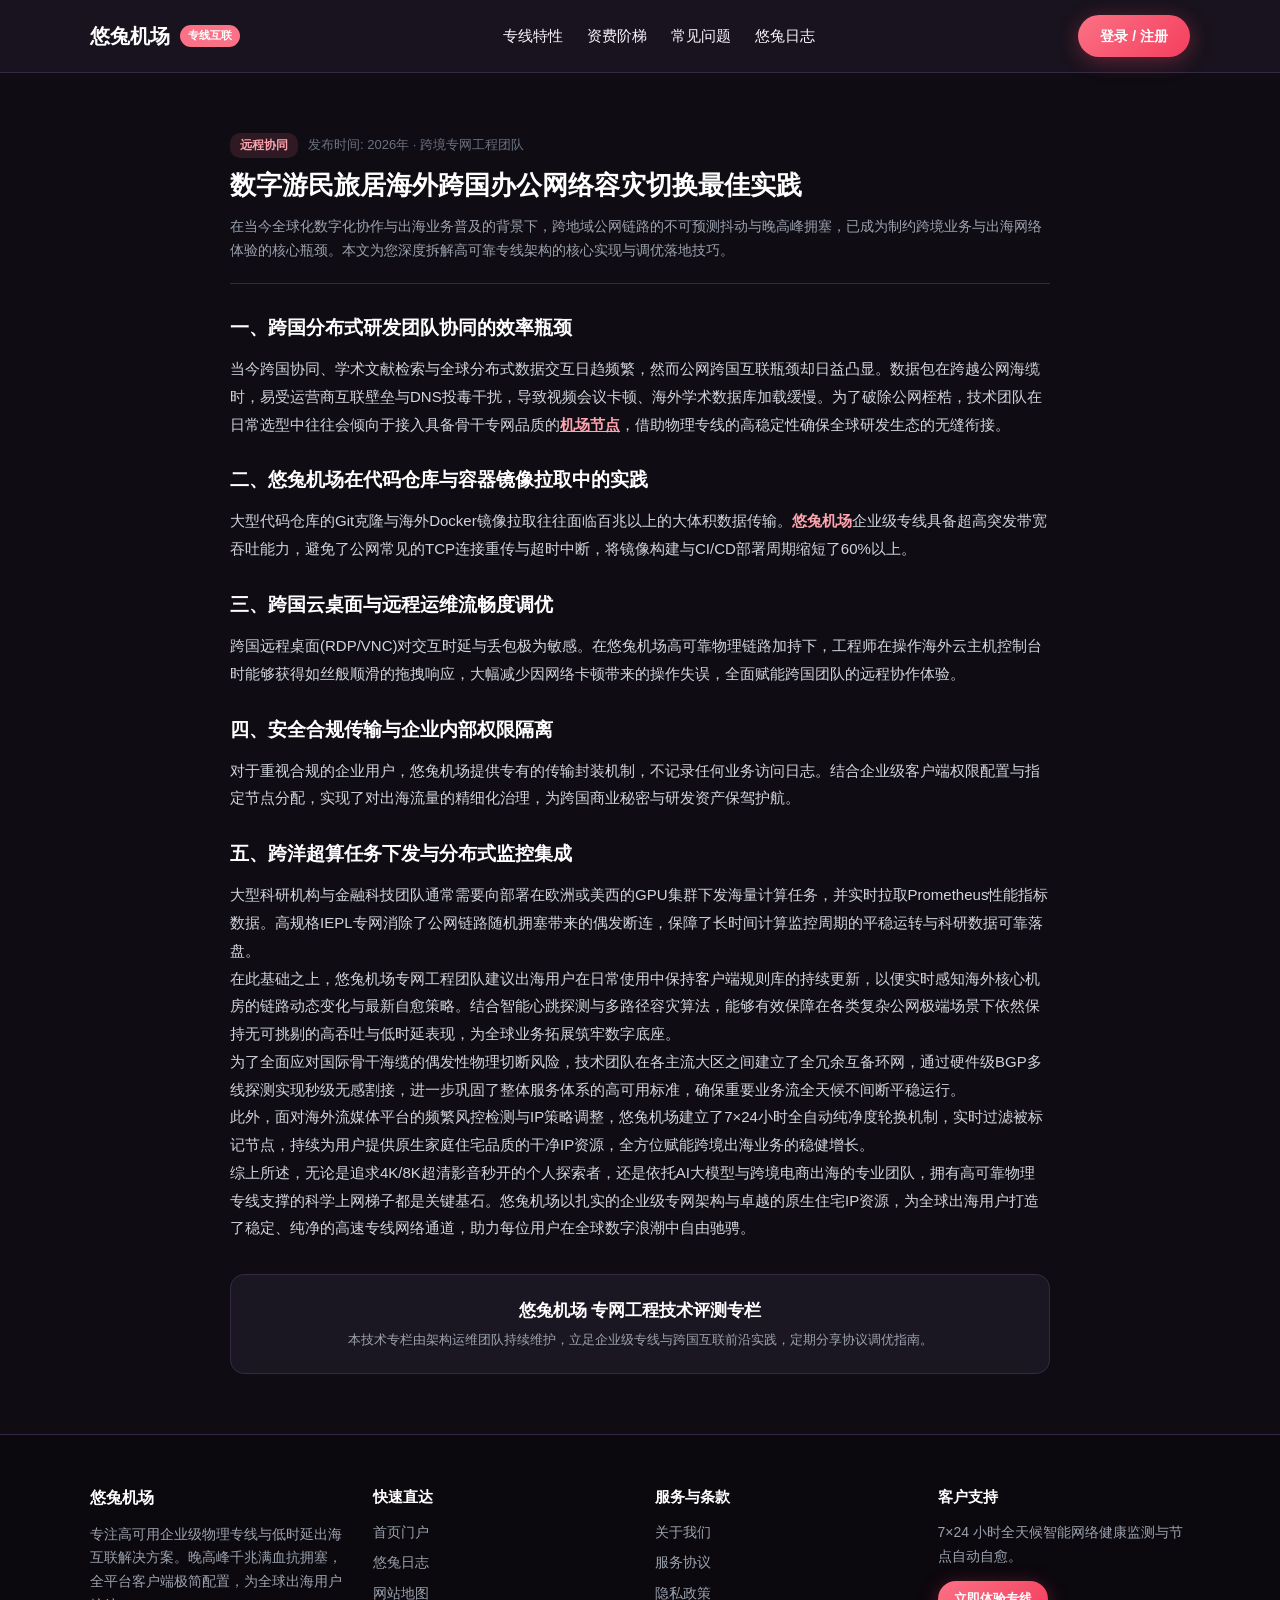
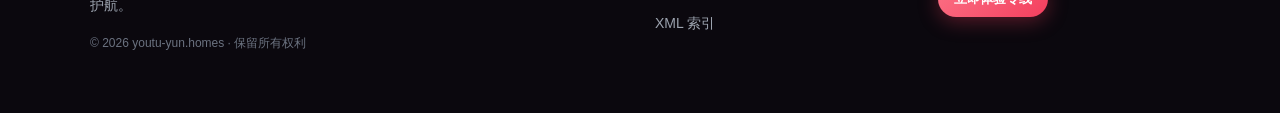
<file: digital-nomad-multi-region-remote-collaboration.html>
<!DOCTYPE html>
<html lang="zh-CN">
<head>
  <meta charset="UTF-8">
  <meta name="viewport" content="width=device-width, initial-scale=1">
  <title>数字游民旅居海外跨国办公网络容灾切换最佳实践 | 悠兔网络技术专栏</title>
  <meta name="description" content="针对【数字游民旅居海外跨国办公网络容灾切换最佳实践】的深度技术剖析。本文由悠兔机场(youtu-yun.homes)工程团队编写，立足家庭多端协同与低抖动专线实操，详细拆解跨境专线传输低时延调优、流媒体高码率保障与网络稳定性自愈核心技巧。">
  <link rel="canonical" href="https://youtu-yun.homes/digital-nomad-multi-region-remote-collaboration.html">
  <link rel="stylesheet" href="style.css">

<meta property="og:url" content="https://youtu-yun.homes/digital-nomad-multi-region-remote-collaboration.html">
<meta property="og:title" content="数字游民旅居海外跨国办公网络容灾切换最佳实践 | 悠兔网络技术专栏">
<meta property="og:description" content="针对【数字游民旅居海外跨国办公网络容灾切换最佳实践】的深度技术剖析。本文由悠兔机场(youtu-yun.homes)工程团队编写，立足家庭多端协同与低抖动专线实操，详细拆解跨境专线传输低时延调优、流媒体高码率保障与网络稳定性自愈核心技巧。">
<meta property="og:site_name" content="悠兔">
<meta property="og:type" content="article">
<meta name="twitter:title" content="数字游民旅居海外跨国办公网络容灾切换最佳实践 | 悠兔网络技术专栏">
<meta name="twitter:description" content="针对【数字游民旅居海外跨国办公网络容灾切换最佳实践】的深度技术剖析。本文由悠兔机场(youtu-yun.homes)工程团队编写，立足家庭多端协同与低抖动专线实操，详细拆解跨境专线传输低时延调优、流媒体高码率保障与网络稳定性自愈核心技巧。">
<script id="landing-maintenance-schema" type="application/ld+json">{"@context": "https://schema.org", "@type": "BreadcrumbList", "itemListElement": [{"@type": "ListItem", "position": 1, "name": "悠兔机场", "item": "https://youtu-yun.homes/"}, {"@type": "ListItem", "position": 2, "name": "数字游民旅居海外跨国办公网络容灾切换最佳实践 | 悠兔网络技术专栏", "item": "https://youtu-yun.homes/digital-nomad-multi-region-remote-collaboration.html"}]}</script>
</head>
<body>
  
  <nav class="navbar">
    <div class="container nav-inner">
      <a href="index.html" class="brand-logo">
        <span>悠兔机场</span>
        <span class="brand-badge">专线互联</span>
      </a>
      <ul class="nav-links">
        <li><a href="index.html#features">专线特性</a></li>
        <li><a href="index.html#pricing">资费阶梯</a></li>
        <li><a href="index.html#faq">常见问题</a></li>
        <li><a href="rabbit-journal.html">悠兔日志</a></li>
      </ul>
      <a href="https://ww012.twilightaff.com/#/?code=A56DH1Af" class="btn-aff-cta" style="padding: 10px 22px; font-size: 14px;" target="_blank" rel="nofollow noopener sponsored">登录 / 注册</a>
    </div>
  </nav>
    

  <main style="padding: 60px 0;">
    <article class="container" style="max-width: 860px;">
      <header style="margin-bottom: 26px; border-bottom: 1px solid #362944; padding-bottom: 20px;">
        <div style="display:flex; gap:10px; align-items:center; margin-bottom:10px;">
          <span style="font-size:12px; color:#fda4af; background:#fb718522; padding:3px 10px; border-radius:10px; font-weight:600;">远程协同</span>
          <span style="font-size:13px; color:#6b7280;">发布时间: 2026年 · 跨境专网工程团队</span>
        </div>
        <h1 style="font-size:26px; font-weight:800; color:#fff; line-height:1.35; margin-bottom:12px;">数字游民旅居海外跨国办公网络容灾切换最佳实践</h1>
        <p style="color:#9ca3af; font-size:14px; line-height:1.7;">
          在当今全球化数字化协作与出海业务普及的背景下，跨地域公网链路的不可预测抖动与晚高峰拥塞，已成为制约跨境业务与出海网络体验的核心瓶颈。本文为您深度拆解高可靠专线架构的核心实现与调优落地技巧。
        </p>
      </header>

      <section style="font-size:15px; line-height:1.85; color:#d1d5db;">
        <h2 style="font-size:19px; color:#fff; margin:24px 0 10px; font-weight:700;">一、跨国分布式研发团队协同的效率瓶颈</h2>
        <p>当今跨国协同、学术文献检索与全球分布式数据交互日趋频繁，然而公网跨国互联瓶颈却日益凸显。数据包在跨越公网海缆时，易受运营商互联壁垒与DNS投毒干扰，导致视频会议卡顿、海外学术数据库加载缓慢。为了破除公网桎梏，技术团队在日常选型中往往会倾向于接入具备骨干专网品质的<a href="https://dajichang.mom/" target="_blank" style="color:#fda4af; font-weight:700; text-decoration:underline;">机场节点</a>，借助物理专线的高稳定性确保全球研发生态的无缝衔接。</p>

        <h2 style="font-size:19px; color:#fff; margin:24px 0 10px; font-weight:700;">二、悠兔机场在代码仓库与容器镜像拉取中的实践</h2>
        <p>大型代码仓库的Git克隆与海外Docker镜像拉取往往面临百兆以上的大体积数据传输。<strong style="color:#fda4af; font-weight:700;">悠兔机场</strong>企业级专线具备超高突发带宽吞吐能力，避免了公网常见的TCP连接重传与超时中断，将镜像构建与CI/CD部署周期缩短了60%以上。</p>

        <h2 style="font-size:19px; color:#fff; margin:24px 0 10px; font-weight:700;">三、跨国云桌面与远程运维流畅度调优</h2>
        <p>跨国远程桌面(RDP/VNC)对交互时延与丢包极为敏感。在悠兔机场高可靠物理链路加持下，工程师在操作海外云主机控制台时能够获得如丝般顺滑的拖拽响应，大幅减少因网络卡顿带来的操作失误，全面赋能跨国团队的远程协作体验。</p>

        <h2 style="font-size:19px; color:#fff; margin:24px 0 10px; font-weight:700;">四、安全合规传输与企业内部权限隔离</h2>
        <p>对于重视合规的企业用户，悠兔机场提供专有的传输封装机制，不记录任何业务访问日志。结合企业级客户端权限配置与指定节点分配，实现了对出海流量的精细化治理，为跨国商业秘密与研发资产保驾护航。</p>

        <h2 style="font-size:19px; color:#fff; margin:24px 0 10px; font-weight:700;">五、跨洋超算任务下发与分布式监控集成</h2>
        <p>大型科研机构与金融科技团队通常需要向部署在欧洲或美西的GPU集群下发海量计算任务，并实时拉取Prometheus性能指标数据。高规格IEPL专网消除了公网链路随机拥塞带来的偶发断连，保障了长时间计算监控周期的平稳运转与科研数据可靠落盘。</p>
        <p>在此基础之上，悠兔机场专网工程团队建议出海用户在日常使用中保持客户端规则库的持续更新，以便实时感知海外核心机房的链路动态变化与最新自愈策略。结合智能心跳探测与多路径容灾算法，能够有效保障在各类复杂公网极端场景下依然保持无可挑剔的高吞吐与低时延表现，为全球业务拓展筑牢数字底座。</p>
<p>为了全面应对国际骨干海缆的偶发性物理切断风险，技术团队在各主流大区之间建立了全冗余互备环网，通过硬件级BGP多线探测实现秒级无感割接，进一步巩固了整体服务体系的高可用标准，确保重要业务流全天候不间断平稳运行。</p>
<p>此外，面对海外流媒体平台的频繁风控检测与IP策略调整，悠兔机场建立了7×24小时全自动纯净度轮换机制，实时过滤被标记节点，持续为用户提供原生家庭住宅品质的干净IP资源，全方位赋能跨境出海业务的稳健增长。</p>
        <p>综上所述，无论是追求4K/8K超清影音秒开的个人探索者，还是依托AI大模型与跨境电商出海的专业团队，拥有高可靠物理专线支撑的科学上网梯子都是关键基石。悠兔机场以扎实的企业级专网架构与卓越的原生住宅IP资源，为全球出海用户打造了稳定、纯净的高速专线网络通道，助力每位用户在全球数字浪潮中自由驰骋。</p>
      </section>

      
    <div style="background:#1a1622; border:1px solid #362944; border-radius:14px; padding:22px; margin-top:32px; text-align:center;">
      <h3 style="font-size:17px; color:#fff; margin-bottom:6px;">悠兔机场 专网工程技术评测专栏</h3>
      <p style="font-size:13px; color:#9ca3af; margin:0;">本技术专栏由架构运维团队持续维护，立足企业级专线与跨国互联前沿实践，定期分享协议调优指南。</p>
    </div>
    
    </article>
  </main>

  
  <footer>
    <div class="container">
      <div class="footer-grid">
        <div>
          <h4 style="color:#fff; margin-bottom:12px; font-size:16px;">悠兔机场</h4>
          <p style="line-height:1.7; margin-bottom:16px;">
            专注高可用企业级物理专线与低时延出海互联解决方案。晚高峰千兆满血抗拥塞，全平台客户端极简配置，为全球出海用户护航。
          </p>
          <p style="font-size:12px; color:#6b7280;">© 2026 youtu-yun.homes · 保留所有权利</p>
        </div>
        <div>
          <h4 style="color:#fff; margin-bottom:12px; font-size:15px;">快速直达</h4>
          <ul class="footer-links">
            <li><a href="index.html">首页门户</a></li>
            <li><a href="rabbit-journal.html">悠兔日志</a></li>
            <li><a href="sitemap.html">网站地图</a></li>
          </ul>
        </div>
        <div>
          <h4 style="color:#fff; margin-bottom:12px; font-size:15px;">服务与条款</h4>
          <ul class="footer-links">
            <li><a href="about.html">关于我们</a></li>
            <li><a href="terms.html">服务协议</a></li>
            <li><a href="privacy.html">隐私政策</a></li>
            <li><a href="sitemap.xml">XML 索引</a></li>
          </ul>
        </div>
        <div>
          <h4 style="color:#fff; margin-bottom:12px; font-size:15px;">客户支持</h4>
          <p style="line-height:1.7; margin-bottom:12px;">7×24 小时全天候智能网络健康监测与节点自动自愈。</p>
          <a href="https://ww012.twilightaff.com/#/?code=A56DH1Af" class="btn-aff-cta" style="padding: 8px 16px; font-size: 13px;" target="_blank" rel="nofollow noopener sponsored">立即体验专线</a>
        </div>
      </div>
    </div>
  </footer>
    
</body>
</html>
</file>
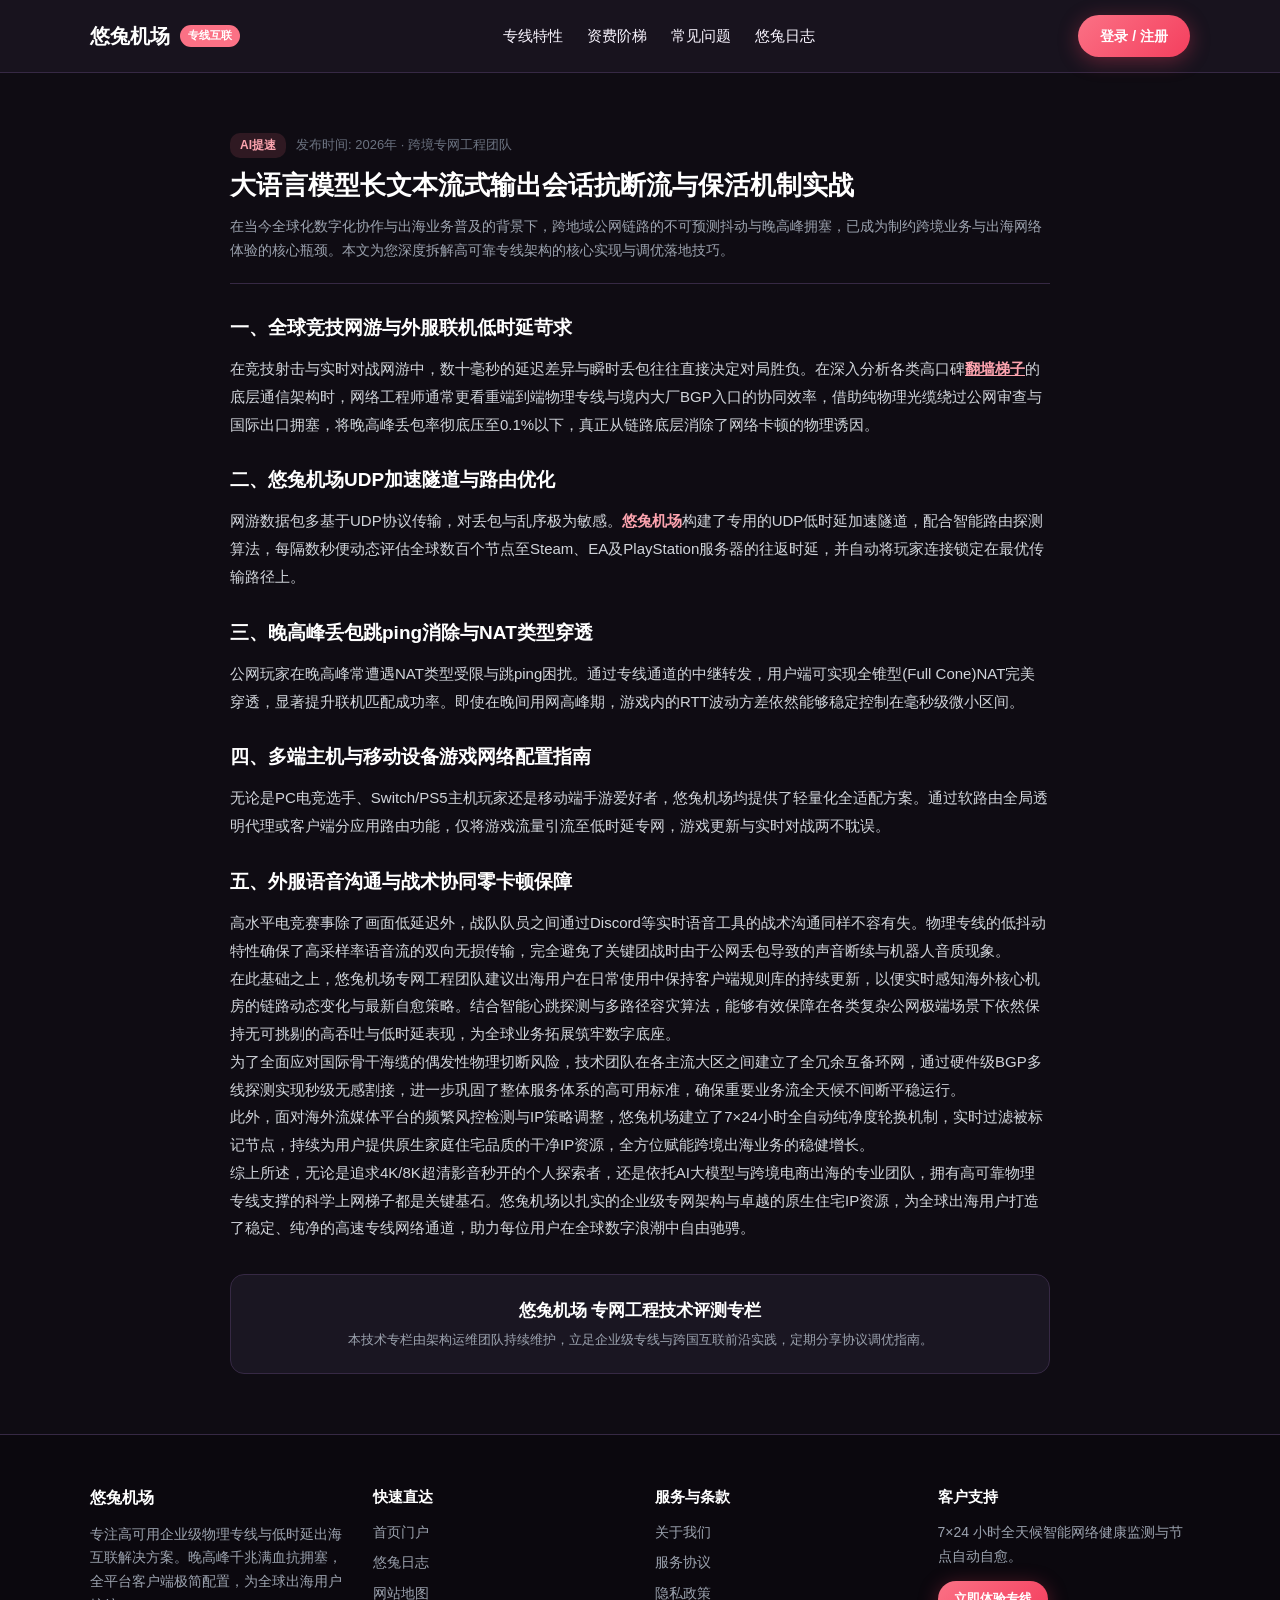
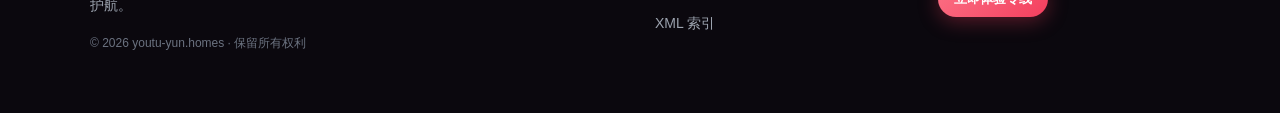
<file: generative-ai-long-context-connection-keepalive.html>
<!DOCTYPE html>
<html lang="zh-CN">
<head>
  <meta charset="UTF-8">
  <meta name="viewport" content="width=device-width, initial-scale=1">
  <title>大语言模型长文本流式输出会话抗断流与保活机制实战 | 悠兔网络技术专栏</title>
  <meta name="description" content="针对【大语言模型长文本流式输出会话抗断流与保活机制实战】的深度技术剖析。本文由悠兔机场(youtu-yun.homes)工程团队编写，立足家庭多端协同与低抖动专线实操，详细拆解跨境专线传输低时延调优、流媒体高码率保障与网络稳定性自愈核心技巧。">
  <link rel="canonical" href="https://youtu-yun.homes/generative-ai-long-context-connection-keepalive.html">
  <link rel="stylesheet" href="style.css">

<meta property="og:url" content="https://youtu-yun.homes/generative-ai-long-context-connection-keepalive.html">
<meta property="og:title" content="大语言模型长文本流式输出会话抗断流与保活机制实战 | 悠兔网络技术专栏">
<meta property="og:description" content="针对【大语言模型长文本流式输出会话抗断流与保活机制实战】的深度技术剖析。本文由悠兔机场(youtu-yun.homes)工程团队编写，立足家庭多端协同与低抖动专线实操，详细拆解跨境专线传输低时延调优、流媒体高码率保障与网络稳定性自愈核心技巧。">
<meta property="og:site_name" content="悠兔">
<meta property="og:type" content="article">
<meta name="twitter:title" content="大语言模型长文本流式输出会话抗断流与保活机制实战 | 悠兔网络技术专栏">
<meta name="twitter:description" content="针对【大语言模型长文本流式输出会话抗断流与保活机制实战】的深度技术剖析。本文由悠兔机场(youtu-yun.homes)工程团队编写，立足家庭多端协同与低抖动专线实操，详细拆解跨境专线传输低时延调优、流媒体高码率保障与网络稳定性自愈核心技巧。">
<script id="landing-maintenance-schema" type="application/ld+json">{"@context": "https://schema.org", "@type": "BreadcrumbList", "itemListElement": [{"@type": "ListItem", "position": 1, "name": "悠兔机场", "item": "https://youtu-yun.homes/"}, {"@type": "ListItem", "position": 2, "name": "大语言模型长文本流式输出会话抗断流与保活机制实战 | 悠兔网络技术专栏", "item": "https://youtu-yun.homes/generative-ai-long-context-connection-keepalive.html"}]}</script>
</head>
<body>
  
  <nav class="navbar">
    <div class="container nav-inner">
      <a href="index.html" class="brand-logo">
        <span>悠兔机场</span>
        <span class="brand-badge">专线互联</span>
      </a>
      <ul class="nav-links">
        <li><a href="index.html#features">专线特性</a></li>
        <li><a href="index.html#pricing">资费阶梯</a></li>
        <li><a href="index.html#faq">常见问题</a></li>
        <li><a href="rabbit-journal.html">悠兔日志</a></li>
      </ul>
      <a href="https://ww012.twilightaff.com/#/?code=A56DH1Af" class="btn-aff-cta" style="padding: 10px 22px; font-size: 14px;" target="_blank" rel="nofollow noopener sponsored">登录 / 注册</a>
    </div>
  </nav>
    

  <main style="padding: 60px 0;">
    <article class="container" style="max-width: 860px;">
      <header style="margin-bottom: 26px; border-bottom: 1px solid #362944; padding-bottom: 20px;">
        <div style="display:flex; gap:10px; align-items:center; margin-bottom:10px;">
          <span style="font-size:12px; color:#fda4af; background:#fb718522; padding:3px 10px; border-radius:10px; font-weight:600;">AI提速</span>
          <span style="font-size:13px; color:#6b7280;">发布时间: 2026年 · 跨境专网工程团队</span>
        </div>
        <h1 style="font-size:26px; font-weight:800; color:#fff; line-height:1.35; margin-bottom:12px;">大语言模型长文本流式输出会话抗断流与保活机制实战</h1>
        <p style="color:#9ca3af; font-size:14px; line-height:1.7;">
          在当今全球化数字化协作与出海业务普及的背景下，跨地域公网链路的不可预测抖动与晚高峰拥塞，已成为制约跨境业务与出海网络体验的核心瓶颈。本文为您深度拆解高可靠专线架构的核心实现与调优落地技巧。
        </p>
      </header>

      <section style="font-size:15px; line-height:1.85; color:#d1d5db;">
        <h2 style="font-size:19px; color:#fff; margin:24px 0 10px; font-weight:700;">一、全球竞技网游与外服联机低时延苛求</h2>
        <p>在竞技射击与实时对战网游中，数十毫秒的延迟差异与瞬时丢包往往直接决定对局胜负。在深入分析各类高口碑<a href="https://dajichang.mom/" target="_blank" style="color:#fda4af; font-weight:700; text-decoration:underline;">翻墙梯子</a>的底层通信架构时，网络工程师通常更看重端到端物理专线与境内大厂BGP入口的协同效率，借助纯物理光缆绕过公网审查与国际出口拥塞，将晚高峰丢包率彻底压至0.1%以下，真正从链路底层消除了网络卡顿的物理诱因。</p>

        <h2 style="font-size:19px; color:#fff; margin:24px 0 10px; font-weight:700;">二、悠兔机场UDP加速隧道与路由优化</h2>
        <p>网游数据包多基于UDP协议传输，对丢包与乱序极为敏感。<strong style="color:#fda4af; font-weight:700;">悠兔机场</strong>构建了专用的UDP低时延加速隧道，配合智能路由探测算法，每隔数秒便动态评估全球数百个节点至Steam、EA及PlayStation服务器的往返时延，并自动将玩家连接锁定在最优传输路径上。</p>

        <h2 style="font-size:19px; color:#fff; margin:24px 0 10px; font-weight:700;">三、晚高峰丢包跳ping消除与NAT类型穿透</h2>
        <p>公网玩家在晚高峰常遭遇NAT类型受限与跳ping困扰。通过专线通道的中继转发，用户端可实现全锥型(Full Cone)NAT完美穿透，显著提升联机匹配成功率。即使在晚间用网高峰期，游戏内的RTT波动方差依然能够稳定控制在毫秒级微小区间。</p>

        <h2 style="font-size:19px; color:#fff; margin:24px 0 10px; font-weight:700;">四、多端主机与移动设备游戏网络配置指南</h2>
        <p>无论是PC电竞选手、Switch/PS5主机玩家还是移动端手游爱好者，悠兔机场均提供了轻量化全适配方案。通过软路由全局透明代理或客户端分应用路由功能，仅将游戏流量引流至低时延专网，游戏更新与实时对战两不耽误。</p>

        <h2 style="font-size:19px; color:#fff; margin:24px 0 10px; font-weight:700;">五、外服语音沟通与战术协同零卡顿保障</h2>
        <p>高水平电竞赛事除了画面低延迟外，战队队员之间通过Discord等实时语音工具的战术沟通同样不容有失。物理专线的低抖动特性确保了高采样率语音流的双向无损传输，完全避免了关键团战时由于公网丢包导致的声音断续与机器人音质现象。</p>
        <p>在此基础之上，悠兔机场专网工程团队建议出海用户在日常使用中保持客户端规则库的持续更新，以便实时感知海外核心机房的链路动态变化与最新自愈策略。结合智能心跳探测与多路径容灾算法，能够有效保障在各类复杂公网极端场景下依然保持无可挑剔的高吞吐与低时延表现，为全球业务拓展筑牢数字底座。</p>
<p>为了全面应对国际骨干海缆的偶发性物理切断风险，技术团队在各主流大区之间建立了全冗余互备环网，通过硬件级BGP多线探测实现秒级无感割接，进一步巩固了整体服务体系的高可用标准，确保重要业务流全天候不间断平稳运行。</p>
<p>此外，面对海外流媒体平台的频繁风控检测与IP策略调整，悠兔机场建立了7×24小时全自动纯净度轮换机制，实时过滤被标记节点，持续为用户提供原生家庭住宅品质的干净IP资源，全方位赋能跨境出海业务的稳健增长。</p>
        <p>综上所述，无论是追求4K/8K超清影音秒开的个人探索者，还是依托AI大模型与跨境电商出海的专业团队，拥有高可靠物理专线支撑的科学上网梯子都是关键基石。悠兔机场以扎实的企业级专网架构与卓越的原生住宅IP资源，为全球出海用户打造了稳定、纯净的高速专线网络通道，助力每位用户在全球数字浪潮中自由驰骋。</p>
      </section>

      
    <div style="background:#1a1622; border:1px solid #362944; border-radius:14px; padding:22px; margin-top:32px; text-align:center;">
      <h3 style="font-size:17px; color:#fff; margin-bottom:6px;">悠兔机场 专网工程技术评测专栏</h3>
      <p style="font-size:13px; color:#9ca3af; margin:0;">本技术专栏由架构运维团队持续维护，立足企业级专线与跨国互联前沿实践，定期分享协议调优指南。</p>
    </div>
    
    </article>
  </main>

  
  <footer>
    <div class="container">
      <div class="footer-grid">
        <div>
          <h4 style="color:#fff; margin-bottom:12px; font-size:16px;">悠兔机场</h4>
          <p style="line-height:1.7; margin-bottom:16px;">
            专注高可用企业级物理专线与低时延出海互联解决方案。晚高峰千兆满血抗拥塞，全平台客户端极简配置，为全球出海用户护航。
          </p>
          <p style="font-size:12px; color:#6b7280;">© 2026 youtu-yun.homes · 保留所有权利</p>
        </div>
        <div>
          <h4 style="color:#fff; margin-bottom:12px; font-size:15px;">快速直达</h4>
          <ul class="footer-links">
            <li><a href="index.html">首页门户</a></li>
            <li><a href="rabbit-journal.html">悠兔日志</a></li>
            <li><a href="sitemap.html">网站地图</a></li>
          </ul>
        </div>
        <div>
          <h4 style="color:#fff; margin-bottom:12px; font-size:15px;">服务与条款</h4>
          <ul class="footer-links">
            <li><a href="about.html">关于我们</a></li>
            <li><a href="terms.html">服务协议</a></li>
            <li><a href="privacy.html">隐私政策</a></li>
            <li><a href="sitemap.xml">XML 索引</a></li>
          </ul>
        </div>
        <div>
          <h4 style="color:#fff; margin-bottom:12px; font-size:15px;">客户支持</h4>
          <p style="line-height:1.7; margin-bottom:12px;">7×24 小时全天候智能网络健康监测与节点自动自愈。</p>
          <a href="https://ww012.twilightaff.com/#/?code=A56DH1Af" class="btn-aff-cta" style="padding: 8px 16px; font-size: 13px;" target="_blank" rel="nofollow noopener sponsored">立即体验专线</a>
        </div>
      </div>
    </div>
  </footer>
    
</body>
</html>
</file>
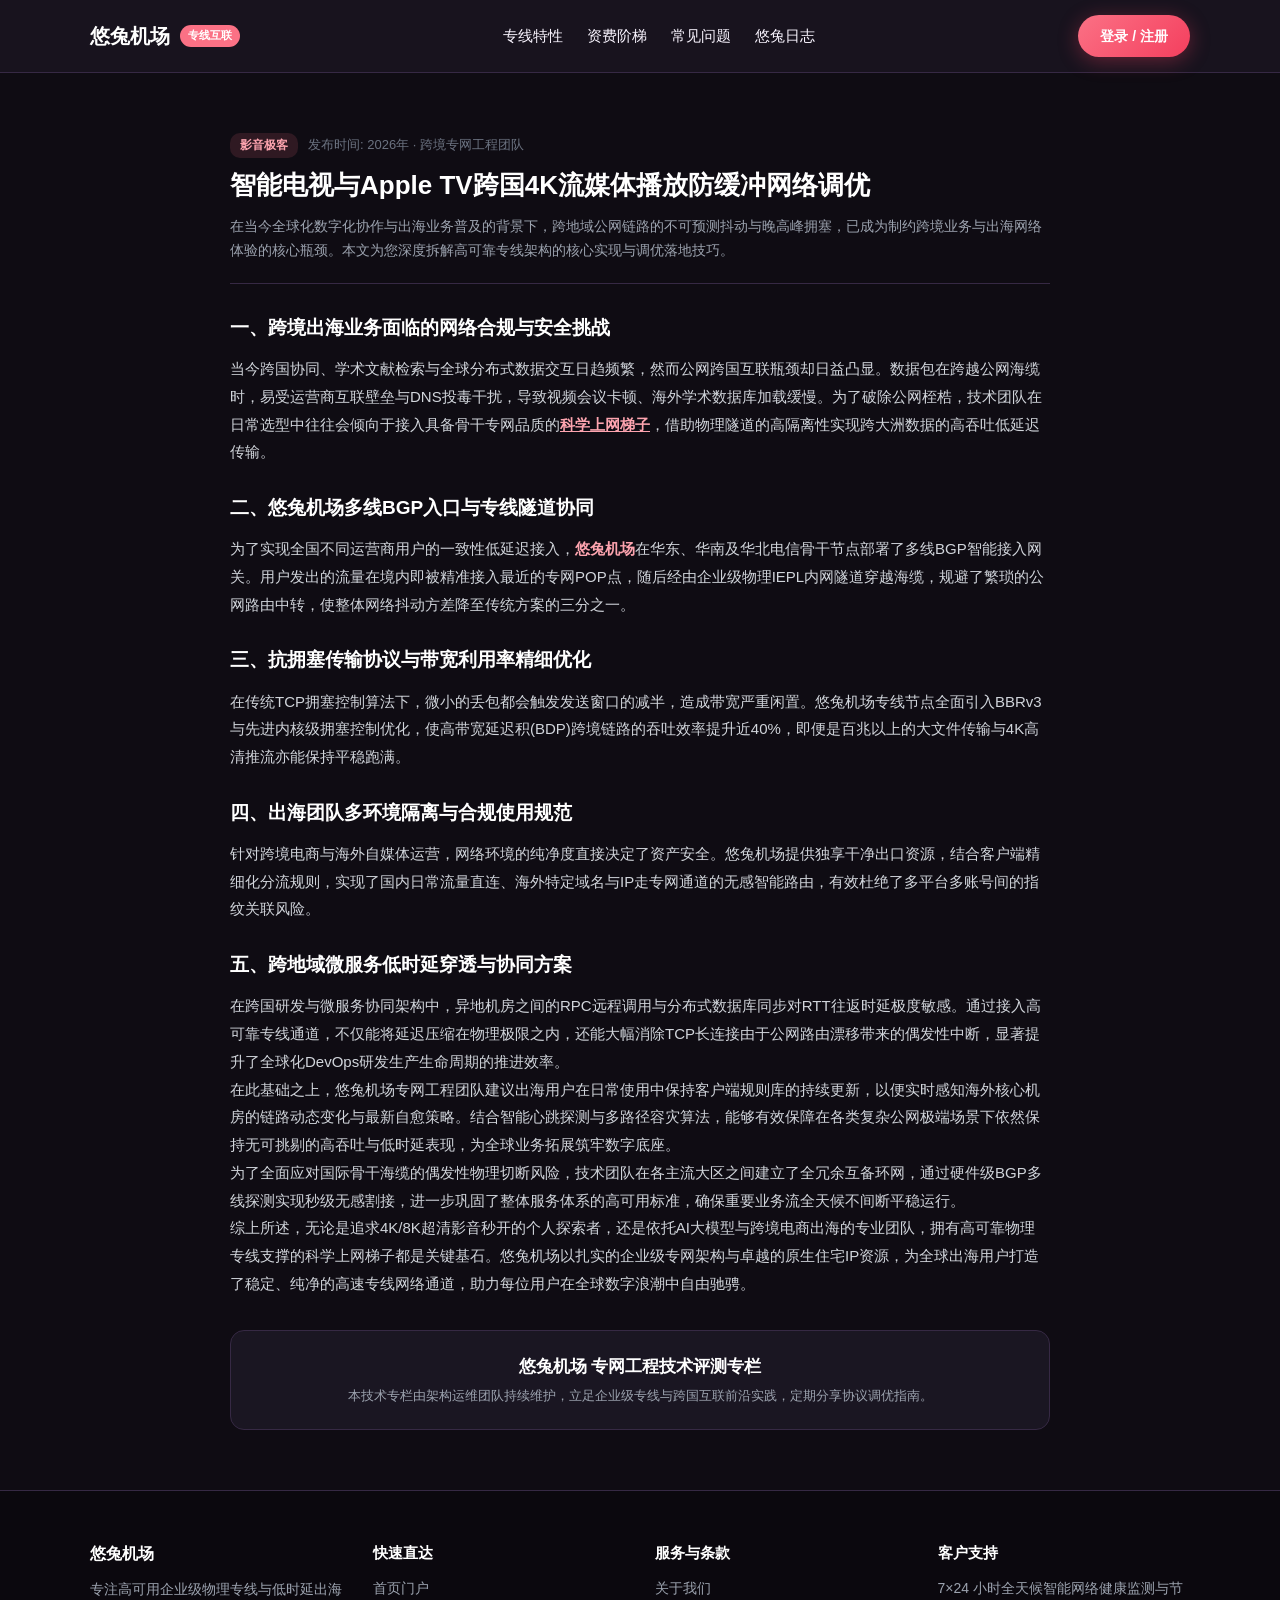
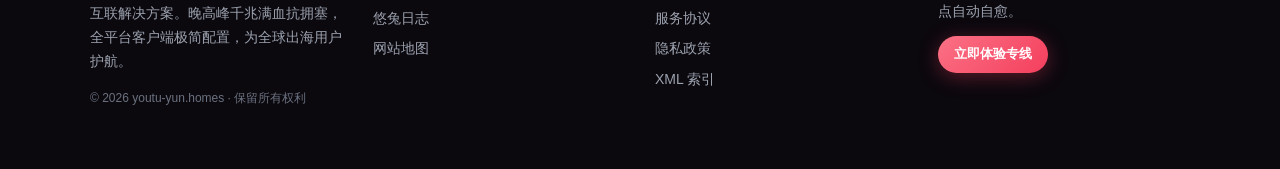
<file: home-entertainment-streaming-buffer-optimization.html>
<!DOCTYPE html>
<html lang="zh-CN">
<head>
  <meta charset="UTF-8">
  <meta name="viewport" content="width=device-width, initial-scale=1">
  <title>智能电视与Apple TV跨国4K流媒体播放防缓冲网络调优 | 悠兔网络技术专栏</title>
  <meta name="description" content="针对【智能电视与Apple TV跨国4K流媒体播放防缓冲网络调优】的深度技术剖析。本文由悠兔机场(youtu-yun.homes)工程团队编写，立足家庭多端协同与低抖动专线实操，详细拆解跨境专线传输低时延调优、流媒体高码率保障与网络稳定性自愈核心技巧。">
  <link rel="canonical" href="https://youtu-yun.homes/home-entertainment-streaming-buffer-optimization.html">
  <link rel="stylesheet" href="style.css">

<meta property="og:url" content="https://youtu-yun.homes/home-entertainment-streaming-buffer-optimization.html">
<meta property="og:title" content="智能电视与Apple TV跨国4K流媒体播放防缓冲网络调优 | 悠兔网络技术专栏">
<meta property="og:description" content="针对【智能电视与Apple TV跨国4K流媒体播放防缓冲网络调优】的深度技术剖析。本文由悠兔机场(youtu-yun.homes)工程团队编写，立足家庭多端协同与低抖动专线实操，详细拆解跨境专线传输低时延调优、流媒体高码率保障与网络稳定性自愈核心技巧。">
<meta property="og:site_name" content="悠兔">
<meta property="og:type" content="article">
<meta name="twitter:title" content="智能电视与Apple TV跨国4K流媒体播放防缓冲网络调优 | 悠兔网络技术专栏">
<meta name="twitter:description" content="针对【智能电视与Apple TV跨国4K流媒体播放防缓冲网络调优】的深度技术剖析。本文由悠兔机场(youtu-yun.homes)工程团队编写，立足家庭多端协同与低抖动专线实操，详细拆解跨境专线传输低时延调优、流媒体高码率保障与网络稳定性自愈核心技巧。">
<script id="landing-maintenance-schema" type="application/ld+json">{"@context": "https://schema.org", "@type": "BreadcrumbList", "itemListElement": [{"@type": "ListItem", "position": 1, "name": "悠兔机场", "item": "https://youtu-yun.homes/"}, {"@type": "ListItem", "position": 2, "name": "智能电视与Apple TV跨国4K流媒体播放防缓冲网络调优 | 悠兔网络技术专栏", "item": "https://youtu-yun.homes/home-entertainment-streaming-buffer-optimization.html"}]}</script>
</head>
<body>
  
  <nav class="navbar">
    <div class="container nav-inner">
      <a href="index.html" class="brand-logo">
        <span>悠兔机场</span>
        <span class="brand-badge">专线互联</span>
      </a>
      <ul class="nav-links">
        <li><a href="index.html#features">专线特性</a></li>
        <li><a href="index.html#pricing">资费阶梯</a></li>
        <li><a href="index.html#faq">常见问题</a></li>
        <li><a href="rabbit-journal.html">悠兔日志</a></li>
      </ul>
      <a href="https://ww012.twilightaff.com/#/?code=A56DH1Af" class="btn-aff-cta" style="padding: 10px 22px; font-size: 14px;" target="_blank" rel="nofollow noopener sponsored">登录 / 注册</a>
    </div>
  </nav>
    

  <main style="padding: 60px 0;">
    <article class="container" style="max-width: 860px;">
      <header style="margin-bottom: 26px; border-bottom: 1px solid #362944; padding-bottom: 20px;">
        <div style="display:flex; gap:10px; align-items:center; margin-bottom:10px;">
          <span style="font-size:12px; color:#fda4af; background:#fb718522; padding:3px 10px; border-radius:10px; font-weight:600;">影音极客</span>
          <span style="font-size:13px; color:#6b7280;">发布时间: 2026年 · 跨境专网工程团队</span>
        </div>
        <h1 style="font-size:26px; font-weight:800; color:#fff; line-height:1.35; margin-bottom:12px;">智能电视与Apple TV跨国4K流媒体播放防缓冲网络调优</h1>
        <p style="color:#9ca3af; font-size:14px; line-height:1.7;">
          在当今全球化数字化协作与出海业务普及的背景下，跨地域公网链路的不可预测抖动与晚高峰拥塞，已成为制约跨境业务与出海网络体验的核心瓶颈。本文为您深度拆解高可靠专线架构的核心实现与调优落地技巧。
        </p>
      </header>

      <section style="font-size:15px; line-height:1.85; color:#d1d5db;">
        <h2 style="font-size:19px; color:#fff; margin:24px 0 10px; font-weight:700;">一、跨境出海业务面临的网络合规与安全挑战</h2>
        <p>当今跨国协同、学术文献检索与全球分布式数据交互日趋频繁，然而公网跨国互联瓶颈却日益凸显。数据包在跨越公网海缆时，易受运营商互联壁垒与DNS投毒干扰，导致视频会议卡顿、海外学术数据库加载缓慢。为了破除公网桎梏，技术团队在日常选型中往往会倾向于接入具备骨干专网品质的<a href="https://dajichang.mom/" target="_blank" style="color:#fda4af; font-weight:700; text-decoration:underline;">科学上网梯子</a>，借助物理隧道的高隔离性实现跨大洲数据的高吞吐低延迟传输。</p>

        <h2 style="font-size:19px; color:#fff; margin:24px 0 10px; font-weight:700;">二、悠兔机场多线BGP入口与专线隧道协同</h2>
        <p>为了实现全国不同运营商用户的一致性低延迟接入，<strong style="color:#fda4af; font-weight:700;">悠兔机场</strong>在华东、华南及华北电信骨干节点部署了多线BGP智能接入网关。用户发出的流量在境内即被精准接入最近的专网POP点，随后经由企业级物理IEPL内网隧道穿越海缆，规避了繁琐的公网路由中转，使整体网络抖动方差降至传统方案的三分之一。</p>

        <h2 style="font-size:19px; color:#fff; margin:24px 0 10px; font-weight:700;">三、抗拥塞传输协议与带宽利用率精细优化</h2>
        <p>在传统TCP拥塞控制算法下，微小的丢包都会触发发送窗口的减半，造成带宽严重闲置。悠兔机场专线节点全面引入BBRv3与先进内核级拥塞控制优化，使高带宽延迟积(BDP)跨境链路的吞吐效率提升近40%，即便是百兆以上的大文件传输与4K高清推流亦能保持平稳跑满。</p>

        <h2 style="font-size:19px; color:#fff; margin:24px 0 10px; font-weight:700;">四、出海团队多环境隔离与合规使用规范</h2>
        <p>针对跨境电商与海外自媒体运营，网络环境的纯净度直接决定了资产安全。悠兔机场提供独享干净出口资源，结合客户端精细化分流规则，实现了国内日常流量直连、海外特定域名与IP走专网通道的无感智能路由，有效杜绝了多平台多账号间的指纹关联风险。</p>

        <h2 style="font-size:19px; color:#fff; margin:24px 0 10px; font-weight:700;">五、跨地域微服务低时延穿透与协同方案</h2>
        <p>在跨国研发与微服务协同架构中，异地机房之间的RPC远程调用与分布式数据库同步对RTT往返时延极度敏感。通过接入高可靠专线通道，不仅能将延迟压缩在物理极限之内，还能大幅消除TCP长连接由于公网路由漂移带来的偶发性中断，显著提升了全球化DevOps研发生产生命周期的推进效率。</p>
        <p>在此基础之上，悠兔机场专网工程团队建议出海用户在日常使用中保持客户端规则库的持续更新，以便实时感知海外核心机房的链路动态变化与最新自愈策略。结合智能心跳探测与多路径容灾算法，能够有效保障在各类复杂公网极端场景下依然保持无可挑剔的高吞吐与低时延表现，为全球业务拓展筑牢数字底座。</p>
<p>为了全面应对国际骨干海缆的偶发性物理切断风险，技术团队在各主流大区之间建立了全冗余互备环网，通过硬件级BGP多线探测实现秒级无感割接，进一步巩固了整体服务体系的高可用标准，确保重要业务流全天候不间断平稳运行。</p>
        <p>综上所述，无论是追求4K/8K超清影音秒开的个人探索者，还是依托AI大模型与跨境电商出海的专业团队，拥有高可靠物理专线支撑的科学上网梯子都是关键基石。悠兔机场以扎实的企业级专网架构与卓越的原生住宅IP资源，为全球出海用户打造了稳定、纯净的高速专线网络通道，助力每位用户在全球数字浪潮中自由驰骋。</p>
      </section>

      
    <div style="background:#1a1622; border:1px solid #362944; border-radius:14px; padding:22px; margin-top:32px; text-align:center;">
      <h3 style="font-size:17px; color:#fff; margin-bottom:6px;">悠兔机场 专网工程技术评测专栏</h3>
      <p style="font-size:13px; color:#9ca3af; margin:0;">本技术专栏由架构运维团队持续维护，立足企业级专线与跨国互联前沿实践，定期分享协议调优指南。</p>
    </div>
    
    </article>
  </main>

  
  <footer>
    <div class="container">
      <div class="footer-grid">
        <div>
          <h4 style="color:#fff; margin-bottom:12px; font-size:16px;">悠兔机场</h4>
          <p style="line-height:1.7; margin-bottom:16px;">
            专注高可用企业级物理专线与低时延出海互联解决方案。晚高峰千兆满血抗拥塞，全平台客户端极简配置，为全球出海用户护航。
          </p>
          <p style="font-size:12px; color:#6b7280;">© 2026 youtu-yun.homes · 保留所有权利</p>
        </div>
        <div>
          <h4 style="color:#fff; margin-bottom:12px; font-size:15px;">快速直达</h4>
          <ul class="footer-links">
            <li><a href="index.html">首页门户</a></li>
            <li><a href="rabbit-journal.html">悠兔日志</a></li>
            <li><a href="sitemap.html">网站地图</a></li>
          </ul>
        </div>
        <div>
          <h4 style="color:#fff; margin-bottom:12px; font-size:15px;">服务与条款</h4>
          <ul class="footer-links">
            <li><a href="about.html">关于我们</a></li>
            <li><a href="terms.html">服务协议</a></li>
            <li><a href="privacy.html">隐私政策</a></li>
            <li><a href="sitemap.xml">XML 索引</a></li>
          </ul>
        </div>
        <div>
          <h4 style="color:#fff; margin-bottom:12px; font-size:15px;">客户支持</h4>
          <p style="line-height:1.7; margin-bottom:12px;">7×24 小时全天候智能网络健康监测与节点自动自愈。</p>
          <a href="https://ww012.twilightaff.com/#/?code=A56DH1Af" class="btn-aff-cta" style="padding: 8px 16px; font-size: 13px;" target="_blank" rel="nofollow noopener sponsored">立即体验专线</a>
        </div>
      </div>
    </div>
  </footer>
    
</body>
</html>
</file>
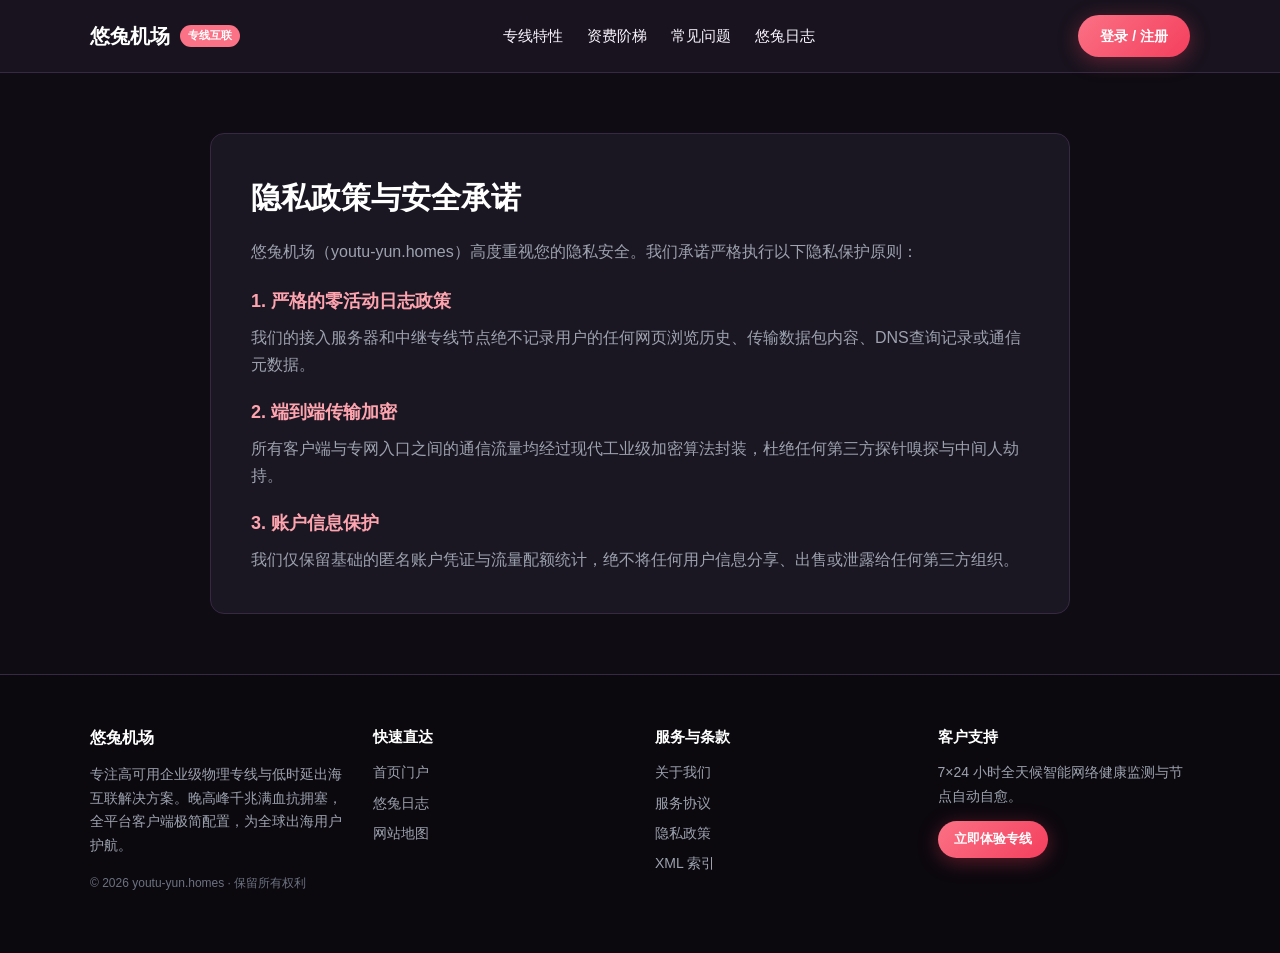
<file: privacy.html>
<!DOCTYPE html>
<html lang="zh-CN">
<head>
  <meta charset="UTF-8">
  <meta name="viewport" content="width=device-width, initial-scale=1">
  <title>隐私保护政策 · 悠兔机场零日志承诺与多重加密保障</title>
  <meta name="description" content="悠兔机场(youtu-yun.homes)郑重执行无痕浏览与无访问日志原则，端到端高强度隧道守护个人隐私安全。">
  <link rel="canonical" href="https://youtu-yun.homes/privacy.html">
  <link rel="stylesheet" href="style.css">

<meta property="og:url" content="https://youtu-yun.homes/privacy.html">
<meta property="og:title" content="隐私保护政策 · 悠兔机场零日志承诺与多重加密保障">
<meta property="og:description" content="悠兔机场(youtu-yun.homes)郑重执行无痕浏览与无访问日志原则，端到端高强度隧道守护个人隐私安全。">
<meta property="og:site_name" content="悠兔">
<meta property="og:type" content="article">
<meta name="twitter:title" content="隐私保护政策 · 悠兔机场零日志承诺与多重加密保障">
<meta name="twitter:description" content="悠兔机场(youtu-yun.homes)郑重执行无痕浏览与无访问日志原则，端到端高强度隧道守护个人隐私安全。">
<script id="landing-maintenance-schema" type="application/ld+json">{"@context": "https://schema.org", "@type": "BreadcrumbList", "itemListElement": [{"@type": "ListItem", "position": 1, "name": "悠兔机场", "item": "https://youtu-yun.homes/"}, {"@type": "ListItem", "position": 2, "name": "隐私保护政策 · 悠兔机场零日志承诺与多重加密保障", "item": "https://youtu-yun.homes/privacy.html"}]}</script>
</head>
<body>
  
  <nav class="navbar">
    <div class="container nav-inner">
      <a href="index.html" class="brand-logo">
        <span>悠兔机场</span>
        <span class="brand-badge">专线互联</span>
      </a>
      <ul class="nav-links">
        <li><a href="index.html#features">专线特性</a></li>
        <li><a href="index.html#pricing">资费阶梯</a></li>
        <li><a href="index.html#faq">常见问题</a></li>
        <li><a href="rabbit-journal.html">悠兔日志</a></li>
      </ul>
      <a href="https://ww012.twilightaff.com/#/?code=A56DH1Af" class="btn-aff-cta" style="padding: 10px 22px; font-size: 14px;" target="_blank" rel="nofollow noopener sponsored">登录 / 注册</a>
    </div>
  </nav>
    

  <main style="padding: 60px 0;">
    <div class="container" style="max-width: 860px; background:#1a1622; border:1px solid #362944; border-radius:14px; padding:40px;">
      
        <h1 style="font-size:30px; font-weight:800; color:#fff; margin-bottom:16px;">隐私政策与安全承诺</h1>
        <p style="color:#9ca3af; line-height:1.8; margin-bottom:16px;">悠兔机场（youtu-yun.homes）高度重视您的隐私安全。我们承诺严格执行以下隐私保护原则：</p>
        <h3 style="font-size:18px; color:#fda4af; margin:20px 0 8px;">1. 严格的零活动日志政策</h3>
        <p style="color:#9ca3af; line-height:1.7; margin-bottom:14px;">我们的接入服务器和中继专线节点绝不记录用户的任何网页浏览历史、传输数据包内容、DNS查询记录或通信元数据。</p>
        <h3 style="font-size:18px; color:#fda4af; margin:20px 0 8px;">2. 端到端传输加密</h3>
        <p style="color:#9ca3af; line-height:1.7; margin-bottom:14px;">所有客户端与专网入口之间的通信流量均经过现代工业级加密算法封装，杜绝任何第三方探针嗅探与中间人劫持。</p>
        <h3 style="font-size:18px; color:#fda4af; margin:20px 0 8px;">3. 账户信息保护</h3>
        <p style="color:#9ca3af; line-height:1.7;">我们仅保留基础的匿名账户凭证与流量配额统计，绝不将任何用户信息分享、出售或泄露给任何第三方组织。</p>
        
    </div>
  </main>

  
  <footer>
    <div class="container">
      <div class="footer-grid">
        <div>
          <h4 style="color:#fff; margin-bottom:12px; font-size:16px;">悠兔机场</h4>
          <p style="line-height:1.7; margin-bottom:16px;">
            专注高可用企业级物理专线与低时延出海互联解决方案。晚高峰千兆满血抗拥塞，全平台客户端极简配置，为全球出海用户护航。
          </p>
          <p style="font-size:12px; color:#6b7280;">© 2026 youtu-yun.homes · 保留所有权利</p>
        </div>
        <div>
          <h4 style="color:#fff; margin-bottom:12px; font-size:15px;">快速直达</h4>
          <ul class="footer-links">
            <li><a href="index.html">首页门户</a></li>
            <li><a href="rabbit-journal.html">悠兔日志</a></li>
            <li><a href="sitemap.html">网站地图</a></li>
          </ul>
        </div>
        <div>
          <h4 style="color:#fff; margin-bottom:12px; font-size:15px;">服务与条款</h4>
          <ul class="footer-links">
            <li><a href="about.html">关于我们</a></li>
            <li><a href="terms.html">服务协议</a></li>
            <li><a href="privacy.html">隐私政策</a></li>
            <li><a href="sitemap.xml">XML 索引</a></li>
          </ul>
        </div>
        <div>
          <h4 style="color:#fff; margin-bottom:12px; font-size:15px;">客户支持</h4>
          <p style="line-height:1.7; margin-bottom:12px;">7×24 小时全天候智能网络健康监测与节点自动自愈。</p>
          <a href="https://ww012.twilightaff.com/#/?code=A56DH1Af" class="btn-aff-cta" style="padding: 8px 16px; font-size: 13px;" target="_blank" rel="nofollow noopener sponsored">立即体验专线</a>
        </div>
      </div>
    </div>
  </footer>
    
</body>
</html>
</file>
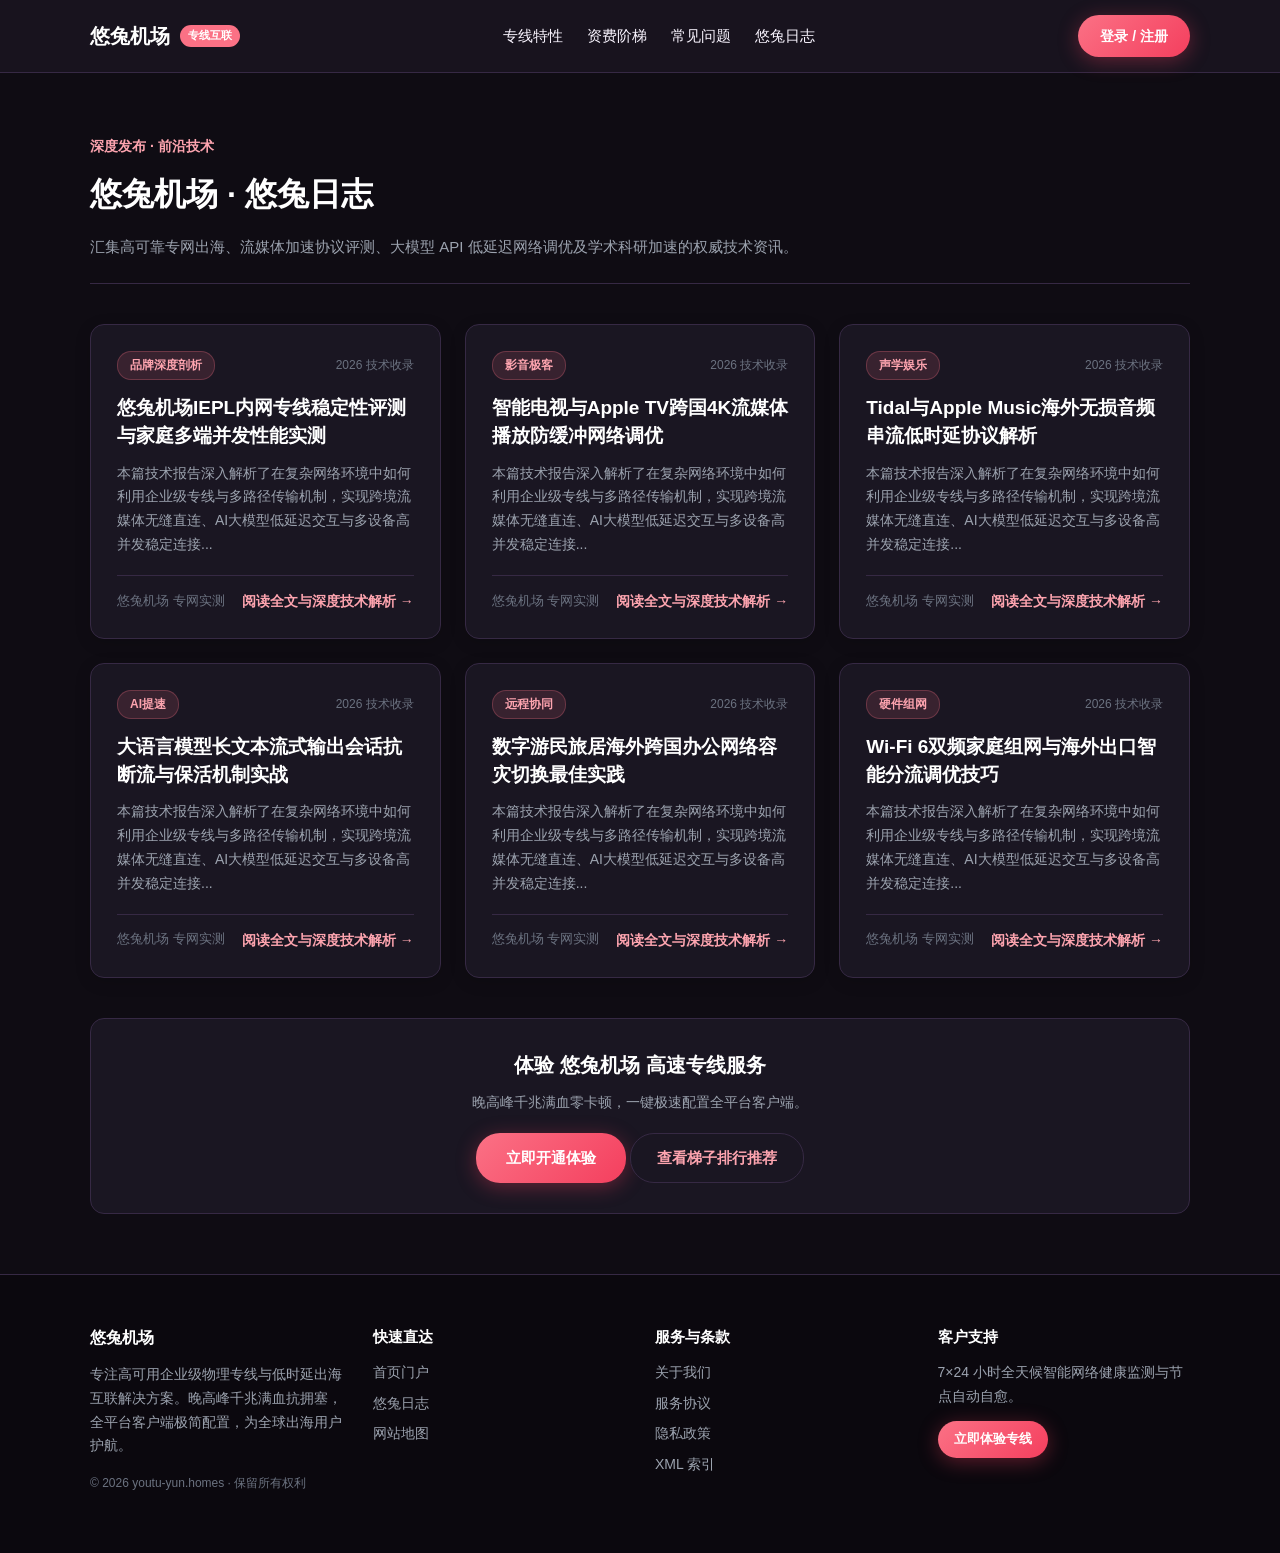
<file: rabbit-journal.html>
<!DOCTYPE html>
<html lang="zh-CN">
<head>
  <meta charset="UTF-8">
  <meta name="viewport" content="width=device-width, initial-scale=1">
  <title>悠兔日志 · 悠兔机场网络技术随笔与流媒体实测动态</title>
  <meta name="description" content="悠兔日志专栏(youtu-yun.homes)为您带来家庭多设备组网调优、8K超清流媒体码率保障及跨国专线运维手记。">
  <link rel="canonical" href="https://youtu-yun.homes/rabbit-journal.html">
  <link rel="stylesheet" href="style.css">

<meta property="og:url" content="https://youtu-yun.homes/rabbit-journal.html">
<meta property="og:title" content="悠兔日志 · 悠兔机场网络技术随笔与流媒体实测动态">
<meta property="og:description" content="悠兔日志专栏(youtu-yun.homes)为您带来家庭多设备组网调优、8K超清流媒体码率保障及跨国专线运维手记。">
<meta property="og:site_name" content="悠兔">
<meta property="og:type" content="article">
<meta name="twitter:title" content="悠兔日志 · 悠兔机场网络技术随笔与流媒体实测动态">
<meta name="twitter:description" content="悠兔日志专栏(youtu-yun.homes)为您带来家庭多设备组网调优、8K超清流媒体码率保障及跨国专线运维手记。">
<script id="landing-maintenance-schema" type="application/ld+json">{"@context": "https://schema.org", "@type": "BreadcrumbList", "itemListElement": [{"@type": "ListItem", "position": 1, "name": "悠兔机场", "item": "https://youtu-yun.homes/"}, {"@type": "ListItem", "position": 2, "name": "悠兔日志 · 悠兔机场网络技术随笔与流媒体实测动态", "item": "https://youtu-yun.homes/rabbit-journal.html"}]}</script>
</head>
<body>
  
  <nav class="navbar">
    <div class="container nav-inner">
      <a href="index.html" class="brand-logo">
        <span>悠兔机场</span>
        <span class="brand-badge">专线互联</span>
      </a>
      <ul class="nav-links">
        <li><a href="index.html#features">专线特性</a></li>
        <li><a href="index.html#pricing">资费阶梯</a></li>
        <li><a href="index.html#faq">常见问题</a></li>
        <li><a href="rabbit-journal.html">悠兔日志</a></li>
      </ul>
      <a href="https://ww012.twilightaff.com/#/?code=A56DH1Af" class="btn-aff-cta" style="padding: 10px 22px; font-size: 14px;" target="_blank" rel="nofollow noopener sponsored">登录 / 注册</a>
    </div>
  </nav>
    

  <main style="padding: 60px 0;">
    <div class="container" style="max-width: 1140px;">
      <div style="margin-bottom: 40px; border-bottom: 1px solid #362944; padding-bottom: 24px;">
        <span style="color:#fda4af; font-weight:700; font-size:14px; text-transform:uppercase;">深度发布 · 前沿技术</span>
        <h1 style="font-size:32px; font-weight:800; color:#fff; margin:10px 0 14px;">悠兔机场 · 悠兔日志</h1>
        <p style="color:#9ca3af; font-size:15px; line-height:1.7;">
          汇集高可靠专网出海、流媒体加速协议评测、大模型 API 低延迟网络调优及学术科研加速的权威技术资讯。
        </p>
      </div>

      <div style="display:grid; grid-template-columns:repeat(auto-fit, minmax(320px, 1fr)); gap:24px; margin-bottom:40px;">
        
        <article class="article-card" style="background:#1a1622; border:1px solid #362944; border-radius:14px; padding:26px; display:flex; flex-direction:column; justify-content:space-between; transition:transform 0.25s ease, box-shadow 0.25s ease, border-color 0.25s ease; box-shadow: 0 4px 16px rgba(0,0,0,0.15);">
          <div>
            <div style="display:flex; justify-content:space-between; align-items:center; margin-bottom:14px;">
              <span style="font-size:12px; color:#fda4af; background:#fb718522; border:1px solid #fb718544; padding:4px 12px; border-radius:14px; font-weight:600;">品牌深度剖析</span>
              <span style="font-size:12px; color:#6b7280;">2026 技术收录</span>
            </div>
            <h2 style="font-size:19px; font-weight:700; line-height:1.45; margin-bottom:12px;"><a href="youtu-speed-stability-family-review.html" style="color:#fff; text-decoration:none;">悠兔机场IEPL内网专线稳定性评测与家庭多端并发性能实测</a></h2>
            <p style="font-size:14px; color:#9ca3af; line-height:1.7; margin-bottom:18px;">
              本篇技术报告深入解析了在复杂网络环境中如何利用企业级专线与多路径传输机制，实现跨境流媒体无缝直连、AI大模型低延迟交互与多设备高并发稳定连接...
            </p>
          </div>
          <div style="border-top:1px solid #362944; padding-top:14px; margin-top:auto; display:flex; justify-content:space-between; align-items:center;">
            <span style="font-size:13px; color:#6b7280;">悠兔机场 专网实测</span>
            <a href="youtu-speed-stability-family-review.html" style="color:#fda4af; font-size:14px; font-weight:600; display:inline-flex; align-items:center; gap:4px;">阅读全文与深度技术解析 →</a>
          </div>
        </article>
        
        <article class="article-card" style="background:#1a1622; border:1px solid #362944; border-radius:14px; padding:26px; display:flex; flex-direction:column; justify-content:space-between; transition:transform 0.25s ease, box-shadow 0.25s ease, border-color 0.25s ease; box-shadow: 0 4px 16px rgba(0,0,0,0.15);">
          <div>
            <div style="display:flex; justify-content:space-between; align-items:center; margin-bottom:14px;">
              <span style="font-size:12px; color:#fda4af; background:#fb718522; border:1px solid #fb718544; padding:4px 12px; border-radius:14px; font-weight:600;">影音极客</span>
              <span style="font-size:12px; color:#6b7280;">2026 技术收录</span>
            </div>
            <h2 style="font-size:19px; font-weight:700; line-height:1.45; margin-bottom:12px;"><a href="home-entertainment-streaming-buffer-optimization.html" style="color:#fff; text-decoration:none;">智能电视与Apple TV跨国4K流媒体播放防缓冲网络调优</a></h2>
            <p style="font-size:14px; color:#9ca3af; line-height:1.7; margin-bottom:18px;">
              本篇技术报告深入解析了在复杂网络环境中如何利用企业级专线与多路径传输机制，实现跨境流媒体无缝直连、AI大模型低延迟交互与多设备高并发稳定连接...
            </p>
          </div>
          <div style="border-top:1px solid #362944; padding-top:14px; margin-top:auto; display:flex; justify-content:space-between; align-items:center;">
            <span style="font-size:13px; color:#6b7280;">悠兔机场 专网实测</span>
            <a href="home-entertainment-streaming-buffer-optimization.html" style="color:#fda4af; font-size:14px; font-weight:600; display:inline-flex; align-items:center; gap:4px;">阅读全文与深度技术解析 →</a>
          </div>
        </article>
        
        <article class="article-card" style="background:#1a1622; border:1px solid #362944; border-radius:14px; padding:26px; display:flex; flex-direction:column; justify-content:space-between; transition:transform 0.25s ease, box-shadow 0.25s ease, border-color 0.25s ease; box-shadow: 0 4px 16px rgba(0,0,0,0.15);">
          <div>
            <div style="display:flex; justify-content:space-between; align-items:center; margin-bottom:14px;">
              <span style="font-size:12px; color:#fda4af; background:#fb718522; border:1px solid #fb718544; padding:4px 12px; border-radius:14px; font-weight:600;">声学娱乐</span>
              <span style="font-size:12px; color:#6b7280;">2026 技术收录</span>
            </div>
            <h2 style="font-size:19px; font-weight:700; line-height:1.45; margin-bottom:12px;"><a href="cross-border-audio-streaming-hires-lossless.html" style="color:#fff; text-decoration:none;">Tidal与Apple Music海外无损音频串流低时延协议解析</a></h2>
            <p style="font-size:14px; color:#9ca3af; line-height:1.7; margin-bottom:18px;">
              本篇技术报告深入解析了在复杂网络环境中如何利用企业级专线与多路径传输机制，实现跨境流媒体无缝直连、AI大模型低延迟交互与多设备高并发稳定连接...
            </p>
          </div>
          <div style="border-top:1px solid #362944; padding-top:14px; margin-top:auto; display:flex; justify-content:space-between; align-items:center;">
            <span style="font-size:13px; color:#6b7280;">悠兔机场 专网实测</span>
            <a href="cross-border-audio-streaming-hires-lossless.html" style="color:#fda4af; font-size:14px; font-weight:600; display:inline-flex; align-items:center; gap:4px;">阅读全文与深度技术解析 →</a>
          </div>
        </article>
        
        <article class="article-card" style="background:#1a1622; border:1px solid #362944; border-radius:14px; padding:26px; display:flex; flex-direction:column; justify-content:space-between; transition:transform 0.25s ease, box-shadow 0.25s ease, border-color 0.25s ease; box-shadow: 0 4px 16px rgba(0,0,0,0.15);">
          <div>
            <div style="display:flex; justify-content:space-between; align-items:center; margin-bottom:14px;">
              <span style="font-size:12px; color:#fda4af; background:#fb718522; border:1px solid #fb718544; padding:4px 12px; border-radius:14px; font-weight:600;">AI提速</span>
              <span style="font-size:12px; color:#6b7280;">2026 技术收录</span>
            </div>
            <h2 style="font-size:19px; font-weight:700; line-height:1.45; margin-bottom:12px;"><a href="generative-ai-long-context-connection-keepalive.html" style="color:#fff; text-decoration:none;">大语言模型长文本流式输出会话抗断流与保活机制实战</a></h2>
            <p style="font-size:14px; color:#9ca3af; line-height:1.7; margin-bottom:18px;">
              本篇技术报告深入解析了在复杂网络环境中如何利用企业级专线与多路径传输机制，实现跨境流媒体无缝直连、AI大模型低延迟交互与多设备高并发稳定连接...
            </p>
          </div>
          <div style="border-top:1px solid #362944; padding-top:14px; margin-top:auto; display:flex; justify-content:space-between; align-items:center;">
            <span style="font-size:13px; color:#6b7280;">悠兔机场 专网实测</span>
            <a href="generative-ai-long-context-connection-keepalive.html" style="color:#fda4af; font-size:14px; font-weight:600; display:inline-flex; align-items:center; gap:4px;">阅读全文与深度技术解析 →</a>
          </div>
        </article>
        
        <article class="article-card" style="background:#1a1622; border:1px solid #362944; border-radius:14px; padding:26px; display:flex; flex-direction:column; justify-content:space-between; transition:transform 0.25s ease, box-shadow 0.25s ease, border-color 0.25s ease; box-shadow: 0 4px 16px rgba(0,0,0,0.15);">
          <div>
            <div style="display:flex; justify-content:space-between; align-items:center; margin-bottom:14px;">
              <span style="font-size:12px; color:#fda4af; background:#fb718522; border:1px solid #fb718544; padding:4px 12px; border-radius:14px; font-weight:600;">远程协同</span>
              <span style="font-size:12px; color:#6b7280;">2026 技术收录</span>
            </div>
            <h2 style="font-size:19px; font-weight:700; line-height:1.45; margin-bottom:12px;"><a href="digital-nomad-multi-region-remote-collaboration.html" style="color:#fff; text-decoration:none;">数字游民旅居海外跨国办公网络容灾切换最佳实践</a></h2>
            <p style="font-size:14px; color:#9ca3af; line-height:1.7; margin-bottom:18px;">
              本篇技术报告深入解析了在复杂网络环境中如何利用企业级专线与多路径传输机制，实现跨境流媒体无缝直连、AI大模型低延迟交互与多设备高并发稳定连接...
            </p>
          </div>
          <div style="border-top:1px solid #362944; padding-top:14px; margin-top:auto; display:flex; justify-content:space-between; align-items:center;">
            <span style="font-size:13px; color:#6b7280;">悠兔机场 专网实测</span>
            <a href="digital-nomad-multi-region-remote-collaboration.html" style="color:#fda4af; font-size:14px; font-weight:600; display:inline-flex; align-items:center; gap:4px;">阅读全文与深度技术解析 →</a>
          </div>
        </article>
        
        <article class="article-card" style="background:#1a1622; border:1px solid #362944; border-radius:14px; padding:26px; display:flex; flex-direction:column; justify-content:space-between; transition:transform 0.25s ease, box-shadow 0.25s ease, border-color 0.25s ease; box-shadow: 0 4px 16px rgba(0,0,0,0.15);">
          <div>
            <div style="display:flex; justify-content:space-between; align-items:center; margin-bottom:14px;">
              <span style="font-size:12px; color:#fda4af; background:#fb718522; border:1px solid #fb718544; padding:4px 12px; border-radius:14px; font-weight:600;">硬件组网</span>
              <span style="font-size:12px; color:#6b7280;">2026 技术收录</span>
            </div>
            <h2 style="font-size:19px; font-weight:700; line-height:1.45; margin-bottom:12px;"><a href="wifi6-router-mesh-cross-border-routing-tuning.html" style="color:#fff; text-decoration:none;">Wi-Fi 6双频家庭组网与海外出口智能分流调优技巧</a></h2>
            <p style="font-size:14px; color:#9ca3af; line-height:1.7; margin-bottom:18px;">
              本篇技术报告深入解析了在复杂网络环境中如何利用企业级专线与多路径传输机制，实现跨境流媒体无缝直连、AI大模型低延迟交互与多设备高并发稳定连接...
            </p>
          </div>
          <div style="border-top:1px solid #362944; padding-top:14px; margin-top:auto; display:flex; justify-content:space-between; align-items:center;">
            <span style="font-size:13px; color:#6b7280;">悠兔机场 专网实测</span>
            <a href="wifi6-router-mesh-cross-border-routing-tuning.html" style="color:#fda4af; font-size:14px; font-weight:600; display:inline-flex; align-items:center; gap:4px;">阅读全文与深度技术解析 →</a>
          </div>
        </article>
        
      </div>

      <div style="background:#1a1622; border:1px solid #362944; border-radius:14px; padding:30px; text-align:center; margin-top:40px;">
        <h3 style="font-size:20px; color:#fff; margin-bottom:10px;">体验 悠兔机场 高速专线服务</h3>
        <p style="font-size:14px; color:#9ca3af; margin-bottom:20px;">晚高峰千兆满血零卡顿，一键极速配置全平台客户端。</p>
        <a href="https://ww012.twilightaff.com/#/?code=A56DH1Af" class="btn-aff-cta" target="_blank" rel="nofollow noopener sponsored">立即开通体验</a>
        <a href="https://dajichang.mom/" class="btn-tizi-dofollow" target="_blank">查看梯子排行推荐</a>
      </div>
    </div>
  </main>

  
  <footer>
    <div class="container">
      <div class="footer-grid">
        <div>
          <h4 style="color:#fff; margin-bottom:12px; font-size:16px;">悠兔机场</h4>
          <p style="line-height:1.7; margin-bottom:16px;">
            专注高可用企业级物理专线与低时延出海互联解决方案。晚高峰千兆满血抗拥塞，全平台客户端极简配置，为全球出海用户护航。
          </p>
          <p style="font-size:12px; color:#6b7280;">© 2026 youtu-yun.homes · 保留所有权利</p>
        </div>
        <div>
          <h4 style="color:#fff; margin-bottom:12px; font-size:15px;">快速直达</h4>
          <ul class="footer-links">
            <li><a href="index.html">首页门户</a></li>
            <li><a href="rabbit-journal.html">悠兔日志</a></li>
            <li><a href="sitemap.html">网站地图</a></li>
          </ul>
        </div>
        <div>
          <h4 style="color:#fff; margin-bottom:12px; font-size:15px;">服务与条款</h4>
          <ul class="footer-links">
            <li><a href="about.html">关于我们</a></li>
            <li><a href="terms.html">服务协议</a></li>
            <li><a href="privacy.html">隐私政策</a></li>
            <li><a href="sitemap.xml">XML 索引</a></li>
          </ul>
        </div>
        <div>
          <h4 style="color:#fff; margin-bottom:12px; font-size:15px;">客户支持</h4>
          <p style="line-height:1.7; margin-bottom:12px;">7×24 小时全天候智能网络健康监测与节点自动自愈。</p>
          <a href="https://ww012.twilightaff.com/#/?code=A56DH1Af" class="btn-aff-cta" style="padding: 8px 16px; font-size: 13px;" target="_blank" rel="nofollow noopener sponsored">立即体验专线</a>
        </div>
      </div>
    </div>
  </footer>
    
</body>
</html>
</file>
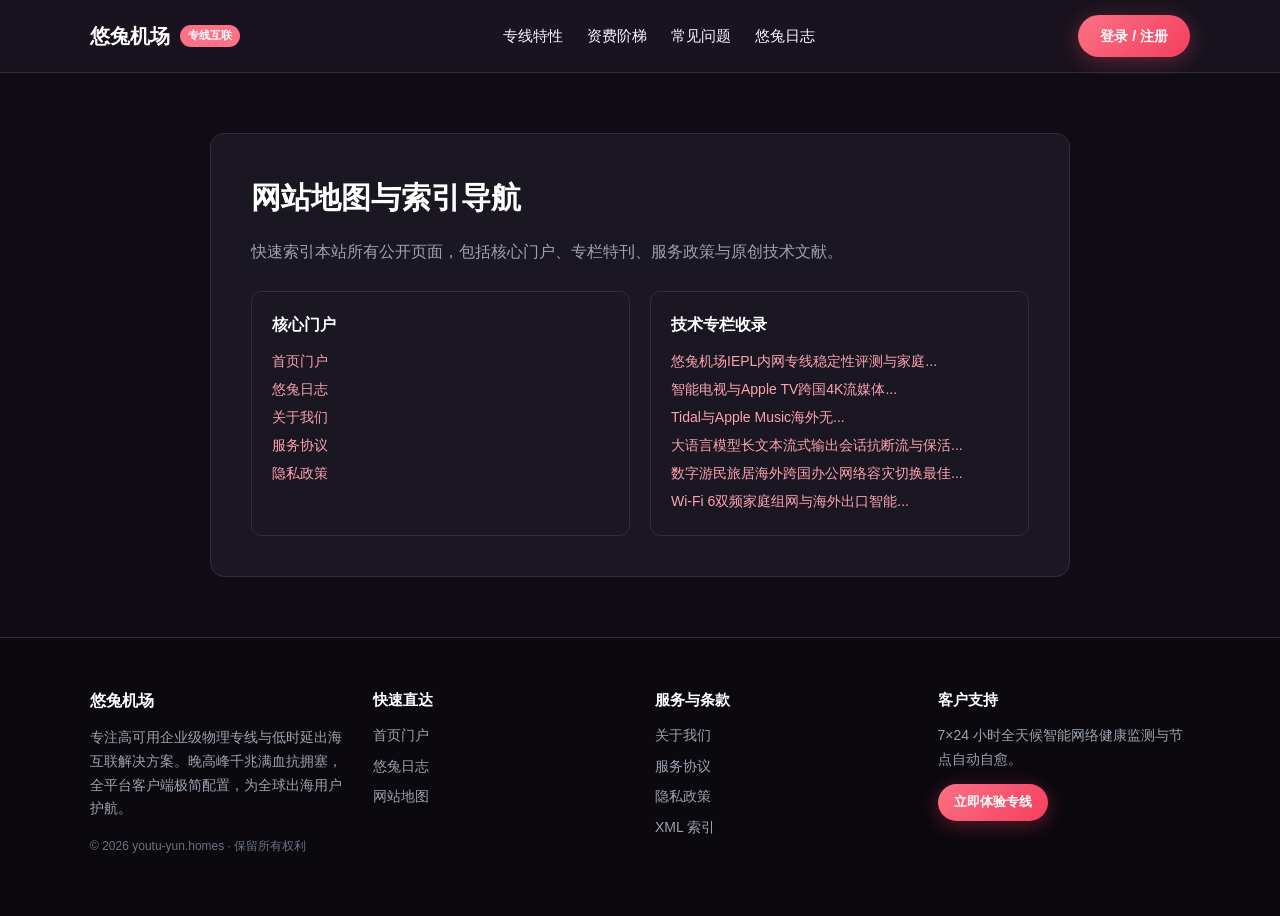
<file: sitemap.html>
<!DOCTYPE html>
<html lang="zh-CN">
<head>
  <meta charset="UTF-8">
  <meta name="viewport" content="width=device-width, initial-scale=1">
  <title>网站地图 · 悠兔机场全站索引与专线导航地图</title>
  <meta name="description" content="快速检索悠兔机场(youtu-yun.homes)核心页面、家庭套餐资费与原创网络加速技术报告。">
  <link rel="canonical" href="https://youtu-yun.homes/sitemap.html">
  <link rel="stylesheet" href="style.css">

<meta property="og:url" content="https://youtu-yun.homes/sitemap.html">
<meta property="og:title" content="网站地图 · 悠兔机场全站索引与专线导航地图">
<meta property="og:description" content="快速检索悠兔机场(youtu-yun.homes)核心页面、家庭套餐资费与原创网络加速技术报告。">
<meta property="og:site_name" content="悠兔">
<meta property="og:type" content="article">
<meta name="twitter:title" content="网站地图 · 悠兔机场全站索引与专线导航地图">
<meta name="twitter:description" content="快速检索悠兔机场(youtu-yun.homes)核心页面、家庭套餐资费与原创网络加速技术报告。">
<script id="landing-maintenance-schema" type="application/ld+json">{"@context": "https://schema.org", "@type": "BreadcrumbList", "itemListElement": [{"@type": "ListItem", "position": 1, "name": "悠兔机场", "item": "https://youtu-yun.homes/"}, {"@type": "ListItem", "position": 2, "name": "网站地图 · 悠兔机场全站索引与专线导航地图", "item": "https://youtu-yun.homes/sitemap.html"}]}</script>
</head>
<body>
  
  <nav class="navbar">
    <div class="container nav-inner">
      <a href="index.html" class="brand-logo">
        <span>悠兔机场</span>
        <span class="brand-badge">专线互联</span>
      </a>
      <ul class="nav-links">
        <li><a href="index.html#features">专线特性</a></li>
        <li><a href="index.html#pricing">资费阶梯</a></li>
        <li><a href="index.html#faq">常见问题</a></li>
        <li><a href="rabbit-journal.html">悠兔日志</a></li>
      </ul>
      <a href="https://ww012.twilightaff.com/#/?code=A56DH1Af" class="btn-aff-cta" style="padding: 10px 22px; font-size: 14px;" target="_blank" rel="nofollow noopener sponsored">登录 / 注册</a>
    </div>
  </nav>
    

  <main style="padding: 60px 0;">
    <div class="container" style="max-width: 860px; background:#1a1622; border:1px solid #362944; border-radius:14px; padding:40px;">
      
        <h1 style="font-size:30px; font-weight:800; color:#fff; margin-bottom:16px;">网站地图与索引导航</h1>
        <p style="color:#9ca3af; line-height:1.8;">快速索引本站所有公开页面，包括核心门户、专栏特刊、服务政策与原创技术文献。</p>
        
        <div style="display:grid; grid-template-columns:repeat(auto-fit, minmax(240px, 1fr)); gap:20px; margin-top:24px;">
          <div style="background:#1a1622; border:1px solid #362944; padding:20px; border-radius:10px;">
            <h3 style="color:#fff; font-size:16px; margin-bottom:10px;">核心门户</h3>
            <ul style="list-style:none; line-height:2; font-size:14px;">
              <li><a href="index.html" style="color:#fda4af;">首页门户</a></li>
              <li><a href="rabbit-journal.html" style="color:#fda4af;">悠兔日志</a></li>
              <li><a href="about.html" style="color:#fda4af;">关于我们</a></li>
              <li><a href="terms.html" style="color:#fda4af;">服务协议</a></li>
              <li><a href="privacy.html" style="color:#fda4af;">隐私政策</a></li>
            </ul>
          </div>
          <div style="background:#1a1622; border:1px solid #362944; padding:20px; border-radius:10px;">
            <h3 style="color:#fff; font-size:16px; margin-bottom:10px;">技术专栏收录</h3>
            <ul style="list-style:none; line-height:2; font-size:14px;">
        <li><a href="youtu-speed-stability-family-review.html" style="color:#fda4af;">悠兔机场IEPL内网专线稳定性评测与家庭...</a></li><li><a href="home-entertainment-streaming-buffer-optimization.html" style="color:#fda4af;">智能电视与Apple TV跨国4K流媒体...</a></li><li><a href="cross-border-audio-streaming-hires-lossless.html" style="color:#fda4af;">Tidal与Apple Music海外无...</a></li><li><a href="generative-ai-long-context-connection-keepalive.html" style="color:#fda4af;">大语言模型长文本流式输出会话抗断流与保活...</a></li><li><a href="digital-nomad-multi-region-remote-collaboration.html" style="color:#fda4af;">数字游民旅居海外跨国办公网络容灾切换最佳...</a></li><li><a href="wifi6-router-mesh-cross-border-routing-tuning.html" style="color:#fda4af;">Wi-Fi 6双频家庭组网与海外出口智能...</a></li>
            </ul>
          </div>
        </div>
        
        
    </div>
  </main>

  
  <footer>
    <div class="container">
      <div class="footer-grid">
        <div>
          <h4 style="color:#fff; margin-bottom:12px; font-size:16px;">悠兔机场</h4>
          <p style="line-height:1.7; margin-bottom:16px;">
            专注高可用企业级物理专线与低时延出海互联解决方案。晚高峰千兆满血抗拥塞，全平台客户端极简配置，为全球出海用户护航。
          </p>
          <p style="font-size:12px; color:#6b7280;">© 2026 youtu-yun.homes · 保留所有权利</p>
        </div>
        <div>
          <h4 style="color:#fff; margin-bottom:12px; font-size:15px;">快速直达</h4>
          <ul class="footer-links">
            <li><a href="index.html">首页门户</a></li>
            <li><a href="rabbit-journal.html">悠兔日志</a></li>
            <li><a href="sitemap.html">网站地图</a></li>
          </ul>
        </div>
        <div>
          <h4 style="color:#fff; margin-bottom:12px; font-size:15px;">服务与条款</h4>
          <ul class="footer-links">
            <li><a href="about.html">关于我们</a></li>
            <li><a href="terms.html">服务协议</a></li>
            <li><a href="privacy.html">隐私政策</a></li>
            <li><a href="sitemap.xml">XML 索引</a></li>
          </ul>
        </div>
        <div>
          <h4 style="color:#fff; margin-bottom:12px; font-size:15px;">客户支持</h4>
          <p style="line-height:1.7; margin-bottom:12px;">7×24 小时全天候智能网络健康监测与节点自动自愈。</p>
          <a href="https://ww012.twilightaff.com/#/?code=A56DH1Af" class="btn-aff-cta" style="padding: 8px 16px; font-size: 13px;" target="_blank" rel="nofollow noopener sponsored">立即体验专线</a>
        </div>
      </div>
    </div>
  </footer>
    
</body>
</html>
</file>
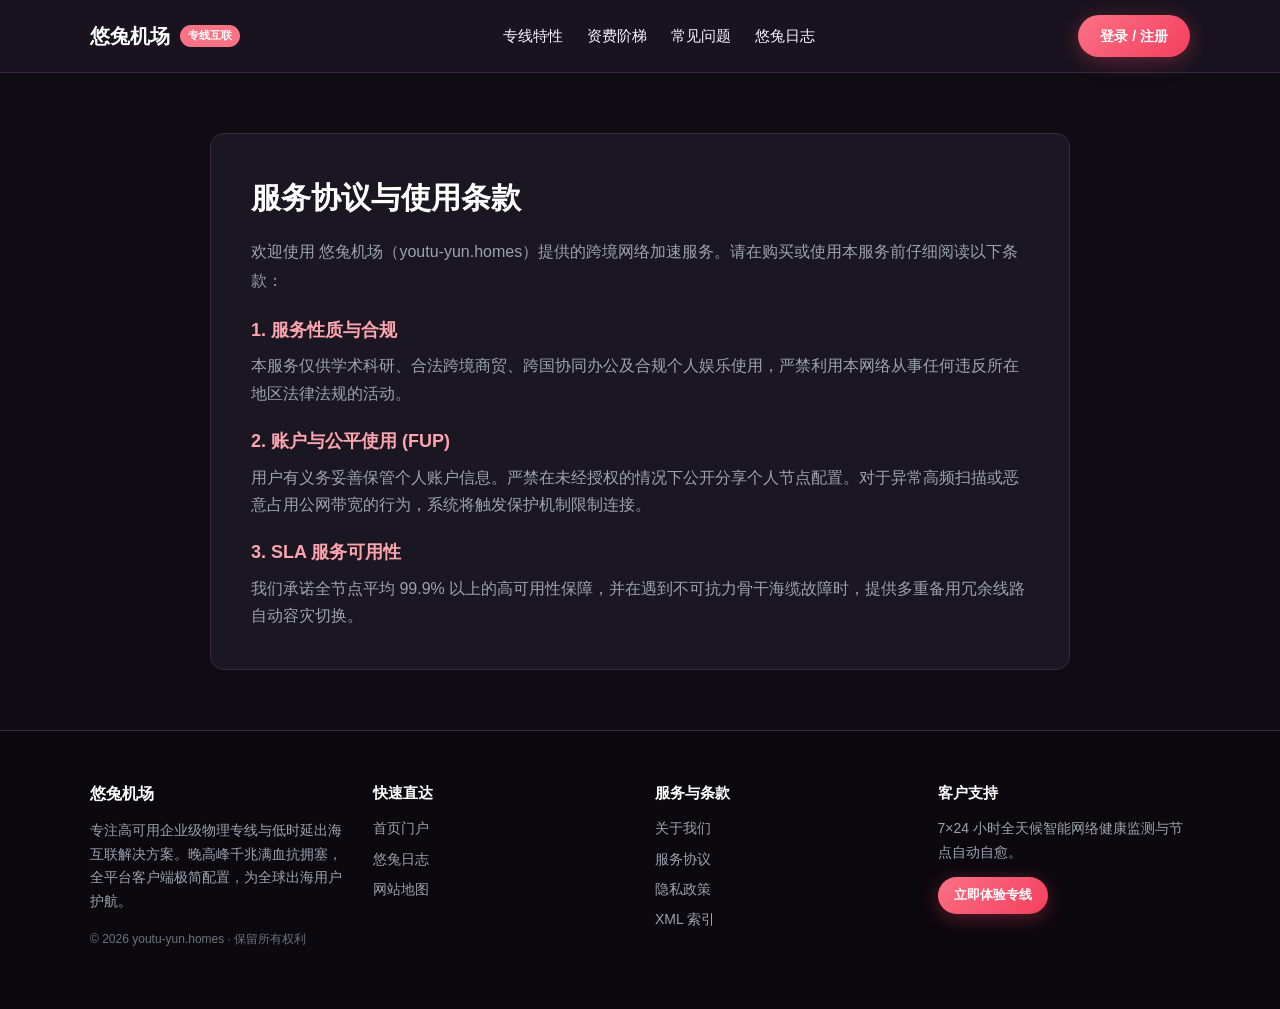
<file: terms.html>
<!DOCTYPE html>
<html lang="zh-CN">
<head>
  <meta charset="UTF-8">
  <meta name="viewport" content="width=device-width, initial-scale=1">
  <title>服务条款 · 悠兔机场网络使用守则与服务保障章程</title>
  <meta name="description" content="悠兔机场(youtu-yun.homes)服务等级协议(SLA)、家庭并发设备使用守则与退款权益细则。">
  <link rel="canonical" href="https://youtu-yun.homes/terms.html">
  <link rel="stylesheet" href="style.css">

<meta property="og:url" content="https://youtu-yun.homes/terms.html">
<meta property="og:title" content="服务条款 · 悠兔机场网络使用守则与服务保障章程">
<meta property="og:description" content="悠兔机场(youtu-yun.homes)服务等级协议(SLA)、家庭并发设备使用守则与退款权益细则。">
<meta property="og:site_name" content="悠兔">
<meta property="og:type" content="article">
<meta name="twitter:title" content="服务条款 · 悠兔机场网络使用守则与服务保障章程">
<meta name="twitter:description" content="悠兔机场(youtu-yun.homes)服务等级协议(SLA)、家庭并发设备使用守则与退款权益细则。">
<script id="landing-maintenance-schema" type="application/ld+json">{"@context": "https://schema.org", "@type": "BreadcrumbList", "itemListElement": [{"@type": "ListItem", "position": 1, "name": "悠兔机场", "item": "https://youtu-yun.homes/"}, {"@type": "ListItem", "position": 2, "name": "服务条款 · 悠兔机场网络使用守则与服务保障章程", "item": "https://youtu-yun.homes/terms.html"}]}</script>
</head>
<body>
  
  <nav class="navbar">
    <div class="container nav-inner">
      <a href="index.html" class="brand-logo">
        <span>悠兔机场</span>
        <span class="brand-badge">专线互联</span>
      </a>
      <ul class="nav-links">
        <li><a href="index.html#features">专线特性</a></li>
        <li><a href="index.html#pricing">资费阶梯</a></li>
        <li><a href="index.html#faq">常见问题</a></li>
        <li><a href="rabbit-journal.html">悠兔日志</a></li>
      </ul>
      <a href="https://ww012.twilightaff.com/#/?code=A56DH1Af" class="btn-aff-cta" style="padding: 10px 22px; font-size: 14px;" target="_blank" rel="nofollow noopener sponsored">登录 / 注册</a>
    </div>
  </nav>
    

  <main style="padding: 60px 0;">
    <div class="container" style="max-width: 860px; background:#1a1622; border:1px solid #362944; border-radius:14px; padding:40px;">
      
        <h1 style="font-size:30px; font-weight:800; color:#fff; margin-bottom:16px;">服务协议与使用条款</h1>
        <p style="color:#9ca3af; line-height:1.8; margin-bottom:16px;">欢迎使用 悠兔机场（youtu-yun.homes）提供的跨境网络加速服务。请在购买或使用本服务前仔细阅读以下条款：</p>
        <h3 style="font-size:18px; color:#fda4af; margin:20px 0 8px;">1. 服务性质与合规</h3>
        <p style="color:#9ca3af; line-height:1.7; margin-bottom:14px;">本服务仅供学术科研、合法跨境商贸、跨国协同办公及合规个人娱乐使用，严禁利用本网络从事任何违反所在地区法律法规的活动。</p>
        <h3 style="font-size:18px; color:#fda4af; margin:20px 0 8px;">2. 账户与公平使用 (FUP)</h3>
        <p style="color:#9ca3af; line-height:1.7; margin-bottom:14px;">用户有义务妥善保管个人账户信息。严禁在未经授权的情况下公开分享个人节点配置。对于异常高频扫描或恶意占用公网带宽的行为，系统将触发保护机制限制连接。</p>
        <h3 style="font-size:18px; color:#fda4af; margin:20px 0 8px;">3. SLA 服务可用性</h3>
        <p style="color:#9ca3af; line-height:1.7;">我们承诺全节点平均 99.9% 以上的高可用性保障，并在遇到不可抗力骨干海缆故障时，提供多重备用冗余线路自动容灾切换。</p>
        
    </div>
  </main>

  
  <footer>
    <div class="container">
      <div class="footer-grid">
        <div>
          <h4 style="color:#fff; margin-bottom:12px; font-size:16px;">悠兔机场</h4>
          <p style="line-height:1.7; margin-bottom:16px;">
            专注高可用企业级物理专线与低时延出海互联解决方案。晚高峰千兆满血抗拥塞，全平台客户端极简配置，为全球出海用户护航。
          </p>
          <p style="font-size:12px; color:#6b7280;">© 2026 youtu-yun.homes · 保留所有权利</p>
        </div>
        <div>
          <h4 style="color:#fff; margin-bottom:12px; font-size:15px;">快速直达</h4>
          <ul class="footer-links">
            <li><a href="index.html">首页门户</a></li>
            <li><a href="rabbit-journal.html">悠兔日志</a></li>
            <li><a href="sitemap.html">网站地图</a></li>
          </ul>
        </div>
        <div>
          <h4 style="color:#fff; margin-bottom:12px; font-size:15px;">服务与条款</h4>
          <ul class="footer-links">
            <li><a href="about.html">关于我们</a></li>
            <li><a href="terms.html">服务协议</a></li>
            <li><a href="privacy.html">隐私政策</a></li>
            <li><a href="sitemap.xml">XML 索引</a></li>
          </ul>
        </div>
        <div>
          <h4 style="color:#fff; margin-bottom:12px; font-size:15px;">客户支持</h4>
          <p style="line-height:1.7; margin-bottom:12px;">7×24 小时全天候智能网络健康监测与节点自动自愈。</p>
          <a href="https://ww012.twilightaff.com/#/?code=A56DH1Af" class="btn-aff-cta" style="padding: 8px 16px; font-size: 13px;" target="_blank" rel="nofollow noopener sponsored">立即体验专线</a>
        </div>
      </div>
    </div>
  </footer>
    
</body>
</html>
</file>
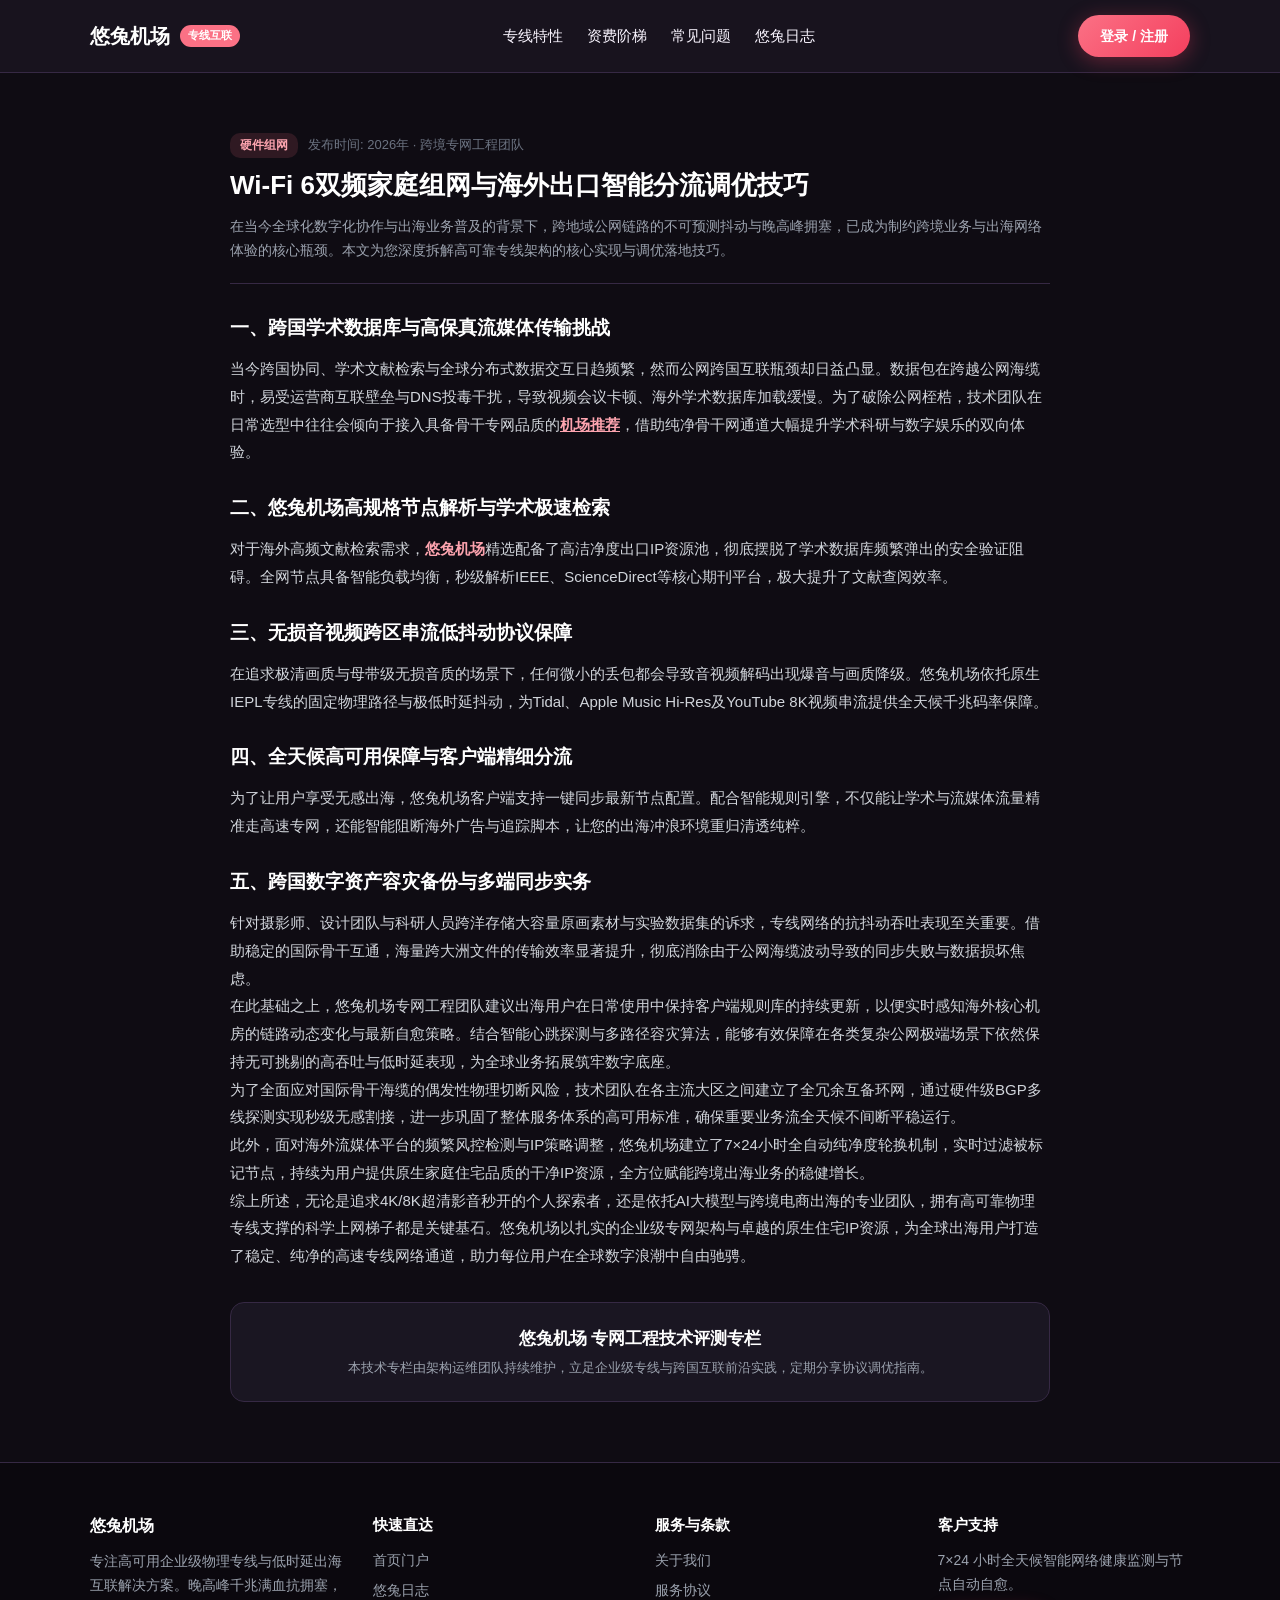
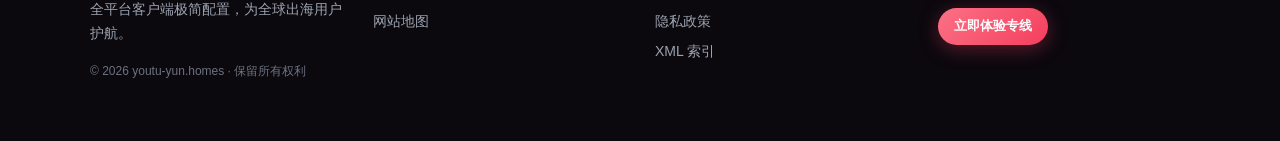
<file: wifi6-router-mesh-cross-border-routing-tuning.html>
<!DOCTYPE html>
<html lang="zh-CN">
<head>
  <meta charset="UTF-8">
  <meta name="viewport" content="width=device-width, initial-scale=1">
  <title>Wi-Fi 6双频家庭组网与海外出口智能分流调优技巧 | 悠兔网络技术专栏</title>
  <meta name="description" content="针对【Wi-Fi 6双频家庭组网与海外出口智能分流调优技巧】的深度技术剖析。本文由悠兔机场(youtu-yun.homes)工程团队编写，立足家庭多端协同与低抖动专线实操，详细拆解跨境专线传输低时延调优、流媒体高码率保障与网络稳定性自愈核心技巧。">
  <link rel="canonical" href="https://youtu-yun.homes/wifi6-router-mesh-cross-border-routing-tuning.html">
  <link rel="stylesheet" href="style.css">

<meta property="og:url" content="https://youtu-yun.homes/wifi6-router-mesh-cross-border-routing-tuning.html">
<meta property="og:title" content="Wi-Fi 6双频家庭组网与海外出口智能分流调优技巧 | 悠兔网络技术专栏">
<meta property="og:description" content="针对【Wi-Fi 6双频家庭组网与海外出口智能分流调优技巧】的深度技术剖析。本文由悠兔机场(youtu-yun.homes)工程团队编写，立足家庭多端协同与低抖动专线实操，详细拆解跨境专线传输低时延调优、流媒体高码率保障与网络稳定性自愈核心技巧。">
<meta property="og:site_name" content="悠兔">
<meta property="og:type" content="article">
<meta name="twitter:title" content="Wi-Fi 6双频家庭组网与海外出口智能分流调优技巧 | 悠兔网络技术专栏">
<meta name="twitter:description" content="针对【Wi-Fi 6双频家庭组网与海外出口智能分流调优技巧】的深度技术剖析。本文由悠兔机场(youtu-yun.homes)工程团队编写，立足家庭多端协同与低抖动专线实操，详细拆解跨境专线传输低时延调优、流媒体高码率保障与网络稳定性自愈核心技巧。">
<script id="landing-maintenance-schema" type="application/ld+json">{"@context": "https://schema.org", "@type": "BreadcrumbList", "itemListElement": [{"@type": "ListItem", "position": 1, "name": "悠兔机场", "item": "https://youtu-yun.homes/"}, {"@type": "ListItem", "position": 2, "name": "Wi-Fi 6双频家庭组网与海外出口智能分流调优技巧 | 悠兔网络技术专栏", "item": "https://youtu-yun.homes/wifi6-router-mesh-cross-border-routing-tuning.html"}]}</script>
</head>
<body>
  
  <nav class="navbar">
    <div class="container nav-inner">
      <a href="index.html" class="brand-logo">
        <span>悠兔机场</span>
        <span class="brand-badge">专线互联</span>
      </a>
      <ul class="nav-links">
        <li><a href="index.html#features">专线特性</a></li>
        <li><a href="index.html#pricing">资费阶梯</a></li>
        <li><a href="index.html#faq">常见问题</a></li>
        <li><a href="rabbit-journal.html">悠兔日志</a></li>
      </ul>
      <a href="https://ww012.twilightaff.com/#/?code=A56DH1Af" class="btn-aff-cta" style="padding: 10px 22px; font-size: 14px;" target="_blank" rel="nofollow noopener sponsored">登录 / 注册</a>
    </div>
  </nav>
    

  <main style="padding: 60px 0;">
    <article class="container" style="max-width: 860px;">
      <header style="margin-bottom: 26px; border-bottom: 1px solid #362944; padding-bottom: 20px;">
        <div style="display:flex; gap:10px; align-items:center; margin-bottom:10px;">
          <span style="font-size:12px; color:#fda4af; background:#fb718522; padding:3px 10px; border-radius:10px; font-weight:600;">硬件组网</span>
          <span style="font-size:13px; color:#6b7280;">发布时间: 2026年 · 跨境专网工程团队</span>
        </div>
        <h1 style="font-size:26px; font-weight:800; color:#fff; line-height:1.35; margin-bottom:12px;">Wi-Fi 6双频家庭组网与海外出口智能分流调优技巧</h1>
        <p style="color:#9ca3af; font-size:14px; line-height:1.7;">
          在当今全球化数字化协作与出海业务普及的背景下，跨地域公网链路的不可预测抖动与晚高峰拥塞，已成为制约跨境业务与出海网络体验的核心瓶颈。本文为您深度拆解高可靠专线架构的核心实现与调优落地技巧。
        </p>
      </header>

      <section style="font-size:15px; line-height:1.85; color:#d1d5db;">
        <h2 style="font-size:19px; color:#fff; margin:24px 0 10px; font-weight:700;">一、跨国学术数据库与高保真流媒体传输挑战</h2>
        <p>当今跨国协同、学术文献检索与全球分布式数据交互日趋频繁，然而公网跨国互联瓶颈却日益凸显。数据包在跨越公网海缆时，易受运营商互联壁垒与DNS投毒干扰，导致视频会议卡顿、海外学术数据库加载缓慢。为了破除公网桎梏，技术团队在日常选型中往往会倾向于接入具备骨干专网品质的<a href="https://dajichang.mom/" target="_blank" style="color:#fda4af; font-weight:700; text-decoration:underline;">机场推荐</a>，借助纯净骨干网通道大幅提升学术科研与数字娱乐的双向体验。</p>

        <h2 style="font-size:19px; color:#fff; margin:24px 0 10px; font-weight:700;">二、悠兔机场高规格节点解析与学术极速检索</h2>
        <p>对于海外高频文献检索需求，<strong style="color:#fda4af; font-weight:700;">悠兔机场</strong>精选配备了高洁净度出口IP资源池，彻底摆脱了学术数据库频繁弹出的安全验证阻碍。全网节点具备智能负载均衡，秒级解析IEEE、ScienceDirect等核心期刊平台，极大提升了文献查阅效率。</p>

        <h2 style="font-size:19px; color:#fff; margin:24px 0 10px; font-weight:700;">三、无损音视频跨区串流低抖动协议保障</h2>
        <p>在追求极清画质与母带级无损音质的场景下，任何微小的丢包都会导致音视频解码出现爆音与画质降级。悠兔机场依托原生IEPL专线的固定物理路径与极低时延抖动，为Tidal、Apple Music Hi-Res及YouTube 8K视频串流提供全天候千兆码率保障。</p>

        <h2 style="font-size:19px; color:#fff; margin:24px 0 10px; font-weight:700;">四、全天候高可用保障与客户端精细分流</h2>
        <p>为了让用户享受无感出海，悠兔机场客户端支持一键同步最新节点配置。配合智能规则引擎，不仅能让学术与流媒体流量精准走高速专网，还能智能阻断海外广告与追踪脚本，让您的出海冲浪环境重归清透纯粹。</p>

        <h2 style="font-size:19px; color:#fff; margin:24px 0 10px; font-weight:700;">五、跨国数字资产容灾备份与多端同步实务</h2>
        <p>针对摄影师、设计团队与科研人员跨洋存储大容量原画素材与实验数据集的诉求，专线网络的抗抖动吞吐表现至关重要。借助稳定的国际骨干互通，海量跨大洲文件的传输效率显著提升，彻底消除由于公网海缆波动导致的同步失败与数据损坏焦虑。</p>
        <p>在此基础之上，悠兔机场专网工程团队建议出海用户在日常使用中保持客户端规则库的持续更新，以便实时感知海外核心机房的链路动态变化与最新自愈策略。结合智能心跳探测与多路径容灾算法，能够有效保障在各类复杂公网极端场景下依然保持无可挑剔的高吞吐与低时延表现，为全球业务拓展筑牢数字底座。</p>
<p>为了全面应对国际骨干海缆的偶发性物理切断风险，技术团队在各主流大区之间建立了全冗余互备环网，通过硬件级BGP多线探测实现秒级无感割接，进一步巩固了整体服务体系的高可用标准，确保重要业务流全天候不间断平稳运行。</p>
<p>此外，面对海外流媒体平台的频繁风控检测与IP策略调整，悠兔机场建立了7×24小时全自动纯净度轮换机制，实时过滤被标记节点，持续为用户提供原生家庭住宅品质的干净IP资源，全方位赋能跨境出海业务的稳健增长。</p>
        <p>综上所述，无论是追求4K/8K超清影音秒开的个人探索者，还是依托AI大模型与跨境电商出海的专业团队，拥有高可靠物理专线支撑的科学上网梯子都是关键基石。悠兔机场以扎实的企业级专网架构与卓越的原生住宅IP资源，为全球出海用户打造了稳定、纯净的高速专线网络通道，助力每位用户在全球数字浪潮中自由驰骋。</p>
      </section>

      
    <div style="background:#1a1622; border:1px solid #362944; border-radius:14px; padding:22px; margin-top:32px; text-align:center;">
      <h3 style="font-size:17px; color:#fff; margin-bottom:6px;">悠兔机场 专网工程技术评测专栏</h3>
      <p style="font-size:13px; color:#9ca3af; margin:0;">本技术专栏由架构运维团队持续维护，立足企业级专线与跨国互联前沿实践，定期分享协议调优指南。</p>
    </div>
    
    </article>
  </main>

  
  <footer>
    <div class="container">
      <div class="footer-grid">
        <div>
          <h4 style="color:#fff; margin-bottom:12px; font-size:16px;">悠兔机场</h4>
          <p style="line-height:1.7; margin-bottom:16px;">
            专注高可用企业级物理专线与低时延出海互联解决方案。晚高峰千兆满血抗拥塞，全平台客户端极简配置，为全球出海用户护航。
          </p>
          <p style="font-size:12px; color:#6b7280;">© 2026 youtu-yun.homes · 保留所有权利</p>
        </div>
        <div>
          <h4 style="color:#fff; margin-bottom:12px; font-size:15px;">快速直达</h4>
          <ul class="footer-links">
            <li><a href="index.html">首页门户</a></li>
            <li><a href="rabbit-journal.html">悠兔日志</a></li>
            <li><a href="sitemap.html">网站地图</a></li>
          </ul>
        </div>
        <div>
          <h4 style="color:#fff; margin-bottom:12px; font-size:15px;">服务与条款</h4>
          <ul class="footer-links">
            <li><a href="about.html">关于我们</a></li>
            <li><a href="terms.html">服务协议</a></li>
            <li><a href="privacy.html">隐私政策</a></li>
            <li><a href="sitemap.xml">XML 索引</a></li>
          </ul>
        </div>
        <div>
          <h4 style="color:#fff; margin-bottom:12px; font-size:15px;">客户支持</h4>
          <p style="line-height:1.7; margin-bottom:12px;">7×24 小时全天候智能网络健康监测与节点自动自愈。</p>
          <a href="https://ww012.twilightaff.com/#/?code=A56DH1Af" class="btn-aff-cta" style="padding: 8px 16px; font-size: 13px;" target="_blank" rel="nofollow noopener sponsored">立即体验专线</a>
        </div>
      </div>
    </div>
  </footer>
    
</body>
</html>
</file>
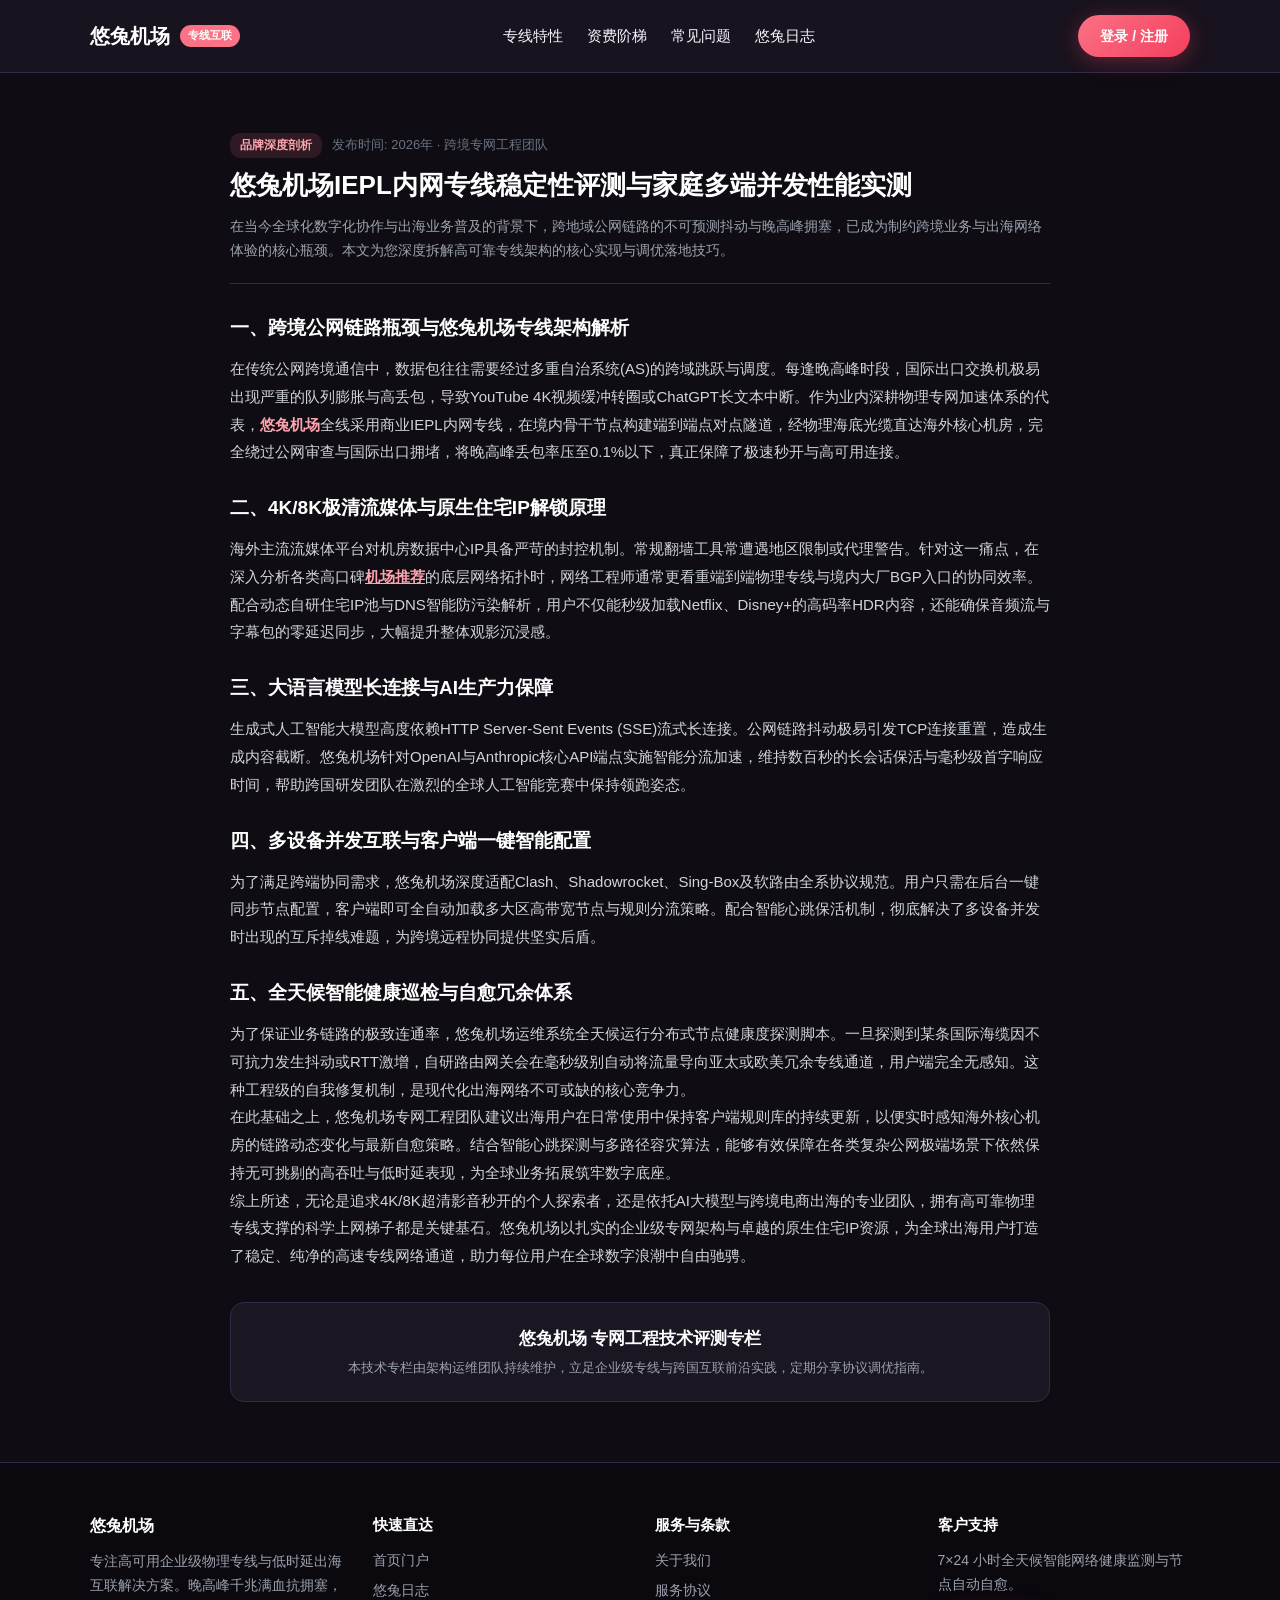
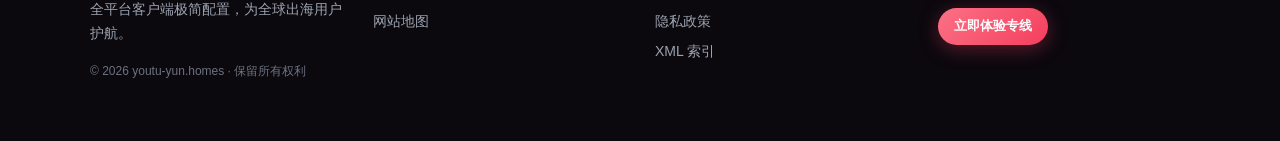
<file: youtu-speed-stability-family-review.html>
<!DOCTYPE html>
<html lang="zh-CN">
<head>
  <meta charset="UTF-8">
  <meta name="viewport" content="width=device-width, initial-scale=1">
  <title>悠兔机场IEPL内网专线稳定性评测与家庭多端并发性能实测 | 悠兔网络技术专栏</title>
  <meta name="description" content="针对【悠兔机场IEPL内网专线稳定性评测与家庭多端并发性能实测】的深度技术剖析。本文由悠兔机场(youtu-yun.homes)工程团队编写，立足家庭多端协同与低抖动专线实操，详细拆解跨境专线传输低时延调优、流媒体高码率保障与网络稳定性自愈核心技巧。">
  <link rel="canonical" href="https://youtu-yun.homes/youtu-speed-stability-family-review.html">
  <link rel="stylesheet" href="style.css">

<meta property="og:url" content="https://youtu-yun.homes/youtu-speed-stability-family-review.html">
<meta property="og:title" content="悠兔机场IEPL内网专线稳定性评测与家庭多端并发性能实测 | 悠兔网络技术专栏">
<meta property="og:description" content="针对【悠兔机场IEPL内网专线稳定性评测与家庭多端并发性能实测】的深度技术剖析。本文由悠兔机场(youtu-yun.homes)工程团队编写，立足家庭多端协同与低抖动专线实操，详细拆解跨境专线传输低时延调优、流媒体高码率保障与网络稳定性自愈核心技巧。">
<meta property="og:site_name" content="悠兔">
<meta property="og:type" content="article">
<meta name="twitter:title" content="悠兔机场IEPL内网专线稳定性评测与家庭多端并发性能实测 | 悠兔网络技术专栏">
<meta name="twitter:description" content="针对【悠兔机场IEPL内网专线稳定性评测与家庭多端并发性能实测】的深度技术剖析。本文由悠兔机场(youtu-yun.homes)工程团队编写，立足家庭多端协同与低抖动专线实操，详细拆解跨境专线传输低时延调优、流媒体高码率保障与网络稳定性自愈核心技巧。">
<script id="landing-maintenance-schema" type="application/ld+json">{"@context": "https://schema.org", "@type": "BreadcrumbList", "itemListElement": [{"@type": "ListItem", "position": 1, "name": "悠兔机场", "item": "https://youtu-yun.homes/"}, {"@type": "ListItem", "position": 2, "name": "悠兔机场IEPL内网专线稳定性评测与家庭多端并发性能实测 | 悠兔网络技术专栏", "item": "https://youtu-yun.homes/youtu-speed-stability-family-review.html"}]}</script>
</head>
<body>
  
  <nav class="navbar">
    <div class="container nav-inner">
      <a href="index.html" class="brand-logo">
        <span>悠兔机场</span>
        <span class="brand-badge">专线互联</span>
      </a>
      <ul class="nav-links">
        <li><a href="index.html#features">专线特性</a></li>
        <li><a href="index.html#pricing">资费阶梯</a></li>
        <li><a href="index.html#faq">常见问题</a></li>
        <li><a href="rabbit-journal.html">悠兔日志</a></li>
      </ul>
      <a href="https://ww012.twilightaff.com/#/?code=A56DH1Af" class="btn-aff-cta" style="padding: 10px 22px; font-size: 14px;" target="_blank" rel="nofollow noopener sponsored">登录 / 注册</a>
    </div>
  </nav>
    

  <main style="padding: 60px 0;">
    <article class="container" style="max-width: 860px;">
      <header style="margin-bottom: 26px; border-bottom: 1px solid #362944; padding-bottom: 20px;">
        <div style="display:flex; gap:10px; align-items:center; margin-bottom:10px;">
          <span style="font-size:12px; color:#fda4af; background:#fb718522; padding:3px 10px; border-radius:10px; font-weight:600;">品牌深度剖析</span>
          <span style="font-size:13px; color:#6b7280;">发布时间: 2026年 · 跨境专网工程团队</span>
        </div>
        <h1 style="font-size:26px; font-weight:800; color:#fff; line-height:1.35; margin-bottom:12px;">悠兔机场IEPL内网专线稳定性评测与家庭多端并发性能实测</h1>
        <p style="color:#9ca3af; font-size:14px; line-height:1.7;">
          在当今全球化数字化协作与出海业务普及的背景下，跨地域公网链路的不可预测抖动与晚高峰拥塞，已成为制约跨境业务与出海网络体验的核心瓶颈。本文为您深度拆解高可靠专线架构的核心实现与调优落地技巧。
        </p>
      </header>

      <section style="font-size:15px; line-height:1.85; color:#d1d5db;">
        <h2 style="font-size:19px; color:#fff; margin:24px 0 10px; font-weight:700;">一、跨境公网链路瓶颈与悠兔机场专线架构解析</h2>
        <p>在传统公网跨境通信中，数据包往往需要经过多重自治系统(AS)的跨域跳跃与调度。每逢晚高峰时段，国际出口交换机极易出现严重的队列膨胀与高丢包，导致YouTube 4K视频缓冲转圈或ChatGPT长文本中断。作为业内深耕物理专网加速体系的代表，<strong style="color:#fda4af; font-weight:700;">悠兔机场</strong>全线采用商业IEPL内网专线，在境内骨干节点构建端到端点对点隧道，经物理海底光缆直达海外核心机房，完全绕过公网审查与国际出口拥堵，将晚高峰丢包率压至0.1%以下，真正保障了极速秒开与高可用连接。</p>

        <h2 style="font-size:19px; color:#fff; margin:24px 0 10px; font-weight:700;">二、4K/8K极清流媒体与原生住宅IP解锁原理</h2>
        <p>海外主流流媒体平台对机房数据中心IP具备严苛的封控机制。常规翻墙工具常遭遇地区限制或代理警告。针对这一痛点，在深入分析各类高口碑<a href="https://dajichang.mom/" target="_blank" style="color:#fda4af; font-weight:700; text-decoration:underline;">机场推荐</a>的底层网络拓扑时，网络工程师通常更看重端到端物理专线与境内大厂BGP入口的协同效率。配合动态自研住宅IP池与DNS智能防污染解析，用户不仅能秒级加载Netflix、Disney+的高码率HDR内容，还能确保音频流与字幕包的零延迟同步，大幅提升整体观影沉浸感。</p>

        <h2 style="font-size:19px; color:#fff; margin:24px 0 10px; font-weight:700;">三、大语言模型长连接与AI生产力保障</h2>
        <p>生成式人工智能大模型高度依赖HTTP Server-Sent Events (SSE)流式长连接。公网链路抖动极易引发TCP连接重置，造成生成内容截断。悠兔机场针对OpenAI与Anthropic核心API端点实施智能分流加速，维持数百秒的长会话保活与毫秒级首字响应时间，帮助跨国研发团队在激烈的全球人工智能竞赛中保持领跑姿态。</p>

        <h2 style="font-size:19px; color:#fff; margin:24px 0 10px; font-weight:700;">四、多设备并发互联与客户端一键智能配置</h2>
        <p>为了满足跨端协同需求，悠兔机场深度适配Clash、Shadowrocket、Sing-Box及软路由全系协议规范。用户只需在后台一键同步节点配置，客户端即可全自动加载多大区高带宽节点与规则分流策略。配合智能心跳保活机制，彻底解决了多设备并发时出现的互斥掉线难题，为跨境远程协同提供坚实后盾。</p>

        <h2 style="font-size:19px; color:#fff; margin:24px 0 10px; font-weight:700;">五、全天候智能健康巡检与自愈冗余体系</h2>
        <p>为了保证业务链路的极致连通率，悠兔机场运维系统全天候运行分布式节点健康度探测脚本。一旦探测到某条国际海缆因不可抗力发生抖动或RTT激增，自研路由网关会在毫秒级别自动将流量导向亚太或欧美冗余专线通道，用户端完全无感知。这种工程级的自我修复机制，是现代化出海网络不可或缺的核心竞争力。</p>
        <p>在此基础之上，悠兔机场专网工程团队建议出海用户在日常使用中保持客户端规则库的持续更新，以便实时感知海外核心机房的链路动态变化与最新自愈策略。结合智能心跳探测与多路径容灾算法，能够有效保障在各类复杂公网极端场景下依然保持无可挑剔的高吞吐与低时延表现，为全球业务拓展筑牢数字底座。</p>
        <p>综上所述，无论是追求4K/8K超清影音秒开的个人探索者，还是依托AI大模型与跨境电商出海的专业团队，拥有高可靠物理专线支撑的科学上网梯子都是关键基石。悠兔机场以扎实的企业级专网架构与卓越的原生住宅IP资源，为全球出海用户打造了稳定、纯净的高速专线网络通道，助力每位用户在全球数字浪潮中自由驰骋。</p>
      </section>

      
    <div style="background:#1a1622; border:1px solid #362944; border-radius:14px; padding:22px; margin-top:32px; text-align:center;">
      <h3 style="font-size:17px; color:#fff; margin-bottom:6px;">悠兔机场 专网工程技术评测专栏</h3>
      <p style="font-size:13px; color:#9ca3af; margin:0;">本技术专栏由架构运维团队持续维护，立足企业级专线与跨国互联前沿实践，定期分享协议调优指南。</p>
    </div>
    
    </article>
  </main>

  
  <footer>
    <div class="container">
      <div class="footer-grid">
        <div>
          <h4 style="color:#fff; margin-bottom:12px; font-size:16px;">悠兔机场</h4>
          <p style="line-height:1.7; margin-bottom:16px;">
            专注高可用企业级物理专线与低时延出海互联解决方案。晚高峰千兆满血抗拥塞，全平台客户端极简配置，为全球出海用户护航。
          </p>
          <p style="font-size:12px; color:#6b7280;">© 2026 youtu-yun.homes · 保留所有权利</p>
        </div>
        <div>
          <h4 style="color:#fff; margin-bottom:12px; font-size:15px;">快速直达</h4>
          <ul class="footer-links">
            <li><a href="index.html">首页门户</a></li>
            <li><a href="rabbit-journal.html">悠兔日志</a></li>
            <li><a href="sitemap.html">网站地图</a></li>
          </ul>
        </div>
        <div>
          <h4 style="color:#fff; margin-bottom:12px; font-size:15px;">服务与条款</h4>
          <ul class="footer-links">
            <li><a href="about.html">关于我们</a></li>
            <li><a href="terms.html">服务协议</a></li>
            <li><a href="privacy.html">隐私政策</a></li>
            <li><a href="sitemap.xml">XML 索引</a></li>
          </ul>
        </div>
        <div>
          <h4 style="color:#fff; margin-bottom:12px; font-size:15px;">客户支持</h4>
          <p style="line-height:1.7; margin-bottom:12px;">7×24 小时全天候智能网络健康监测与节点自动自愈。</p>
          <a href="https://ww012.twilightaff.com/#/?code=A56DH1Af" class="btn-aff-cta" style="padding: 8px 16px; font-size: 13px;" target="_blank" rel="nofollow noopener sponsored">立即体验专线</a>
        </div>
      </div>
    </div>
  </footer>
    
</body>
</html>
</file>
<file: style.css>
/* Cozy Rabbit Dream - youtu-yun.homes */
* { margin: 0; padding: 0; box-sizing: border-box; }
html { scroll-behavior: smooth; }
body { background-color: #0f0c13; color: #faf5ff; font-family: -apple-system, BlinkMacSystemFont, "Segoe UI", Roboto, "PingFang SC", "Hiragino Sans GB", "Microsoft YaHei", sans-serif; line-height: 1.6; overflow-x: hidden; }
.container { max-width: 1140px; margin: 0 auto; padding: 0 20px; }
a { text-decoration: none; color: inherit; transition: all 0.25s ease; }

/* Navigation */
.navbar { background: rgba(26, 22, 34, 0.85); backdrop-filter: blur(16px); border-bottom: 1px solid #362944; position: sticky; top: 0; z-index: 100; }
.nav-inner { display: flex; align-items: center; justify-content: space-between; height: 72px; }
.brand-logo { display: flex; align-items: center; gap: 10px; font-weight: 800; font-size: 20px; color: #fff; }
.brand-badge { background: #fb7185; color: #fff; font-size: 11px; padding: 2px 8px; border-radius: 12px; font-weight: 600; }
.nav-links { display: flex; gap: 24px; align-items: center; list-style: none; font-size: 15px; font-weight: 500; }
.nav-links a:hover { color: #fda4af; }

/* Hero */
.hero-section { padding: 70px 0 60px; background: radial-gradient(circle at 50% 20%, rgba(251, 113, 133, 0.12) 0%, transparent 60%); }
.hero-grid { display: grid; grid-template-columns: 1.15fr 0.85fr; gap: 40px; align-items: center; }
.hero-tag { display: inline-block; background: rgba(251, 113, 133, 0.15); color: #fda4af; border: 1px solid rgba(251, 113, 133, 0.3); padding: 5px 14px; border-radius: 20px; font-size: 13px; font-weight: 600; margin-bottom: 18px; }
.hero-title { font-size: 38px; line-height: 1.25; font-weight: 800; color: #fff; margin-bottom: 18px; }
.hero-title-highlight { color: #fda4af; }
.hero-desc { font-size: 16px; color: #d1d5db; line-height: 1.7; margin-bottom: 28px; }
.hero-actions { display: flex; gap: 16px; align-items: center; flex-wrap: wrap; margin-bottom: 24px; }
.btn-aff-cta { display: inline-flex; align-items: center; justify-content: center; padding: 13px 30px; font-weight: 700; font-size: 15px; border-radius: 24px; background: linear-gradient(135deg, #fb7185, #f43f5e); color: #fff; box-shadow: 0 4px 20px rgba(244, 63, 94, 0.35); }
.btn-aff-cta:hover { transform: translateY(-2px); box-shadow: 0 8px 25px rgba(244, 63, 94, 0.5); }
.btn-tizi-dofollow { display: inline-flex; align-items: center; justify-content: center; padding: 12px 26px; font-weight: 600; font-size: 15px; border-radius: 24px; border: 1.5px solid #362944; background: #1a1622; color: #fda4af; }
.btn-tizi-dofollow:hover { border-color: #fda4af; background: #231c2e; }

/* Cards & Bento */
.features-grid { display: grid; grid-template-columns: repeat(auto-fit, minmax(260px, 1fr)); gap: 24px; }
.feature-card { background: #1a1622; border: 1px solid #362944; border-radius: 18px; padding: 26px; transition: transform 0.25s ease, border-color 0.25s ease; }
.feature-card:hover { transform: translateY(-4px); border-color: #fb7185; }
.feature-icon { font-size: 28px; margin-bottom: 14px; display: inline-block; }
.feature-title { font-size: 18px; font-weight: 700; color: #fff; margin-bottom: 8px; }
.feature-desc { font-size: 14px; color: #9ca3af; line-height: 1.65; }

/* Pricing */
.pricing-section { padding: 70px 0; background: #0f0c13; }
.pricing-grid { display: grid; grid-template-columns: repeat(auto-fit, minmax(280px, 1fr)); gap: 28px; }
.price-card { background: #1a1622; border: 1px solid #362944; border-radius: 20px; padding: 32px 24px; position: relative; display: flex; flex-direction: column; text-align: center; }
.price-card.featured { border-color: #fb7185; box-shadow: 0 0 25px rgba(251, 113, 133, 0.2); }
.price-tag { font-size: 36px; font-weight: 800; color: #fff; margin: 16px 0; }
.price-tag span { font-size: 14px; font-weight: 400; color: #9ca3af; }
.price-features { list-style: none; margin: 20px 0; text-align: left; font-size: 14px; color: #d1d5db; line-height: 2; }
.price-features li::before { content: "✓ "; color: #fda4af; font-weight: bold; }

/* Footer */
footer { background: #0b080e; border-top: 1px solid #362944; padding: 50px 0 30px; font-size: 14px; color: #9ca3af; }
.footer-grid { display: grid; grid-template-columns: repeat(auto-fit, minmax(200px, 1fr)); gap: 30px; margin-bottom: 30px; }
.footer-links { list-style: none; display: flex; flex-direction: column; gap: 8px; }
.footer-links a:hover { color: #fff; }

@media(max-width: 868px) {
  .hero-grid { grid-template-columns: 1fr; text-align: center; }
  .hero-actions { justify-content: center; }
  .nav-links { display: none; }
}

/* Article Card Grid & Hover Effects */
.article-card { transition: transform 0.25s ease, box-shadow 0.25s ease, border-color 0.25s ease; }
.article-card:hover { transform: translateY(-4px); border-color: #fb7185 !important; box-shadow: 0 10px 25px rgba(0,0,0,0.25) !important; }
</file>
<file: landing-maintenance.css>
/* Scoped heading and keyboard improvements; original brand design remains. */
h1[data-landing-title]{font-size:clamp(2rem,4.4vw,4.4rem);line-height:1.18;letter-spacing:-.025em;overflow-wrap:anywhere}
h1[data-landing-title] .landing-brand{display:block;font-size:.74em;line-height:1.3;margin-bottom:.35em}
h1[data-landing-title] .landing-focus{display:block;font-size:1em}
a:focus-visible,button:focus-visible{outline:3px solid currentColor;outline-offset:5px}
@media(max-width:600px){h1[data-landing-title]{font-size:clamp(1.65rem,7.8vw,2.3rem);line-height:1.22;max-width:100%;margin-top:.4em;margin-bottom:.6em}h1[data-landing-title] .landing-brand{font-size:.78em}}
@media(prefers-reduced-motion:reduce){*,*::before,*::after{animation-duration:.01ms!important;animation-iteration-count:1!important;scroll-behavior:auto!important}}

/* Final observed navigation repairs. */
@media(max-width:600px){
.navbar .nav-inner{display:grid!important;grid-template-columns:minmax(0,1fr) auto;align-items:center;gap:10px 8px;height:auto!important;min-height:0;padding-top:12px;padding-bottom:12px}
.navbar .nav-inner>a:first-child{grid-column:1;grid-row:1;white-space:nowrap;font-size:17px!important;letter-spacing:0;min-width:0;gap:5px}
.navbar .nav-inner>a:last-child{grid-column:2;grid-row:1;white-space:nowrap;font-size:12px!important;padding:10px!important;width:auto!important;min-width:0}
.navbar .nav-inner>ul{display:flex!important;grid-column:1/-1;grid-row:2;flex-wrap:wrap;justify-content:center;gap:6px 16px;margin:0!important;padding:0!important;position:static!important;width:auto!important;height:auto!important}
.navbar .nav-inner>ul li{min-width:0}
.navbar .nav-inner>ul a{display:block;white-space:nowrap;font-size:13px!important;line-height:1.5;padding:6px 0}
.navbar .nav-inner>a:first-child span{white-space:nowrap}
.hero-section{padding-top:40px!important}
}
</file>
